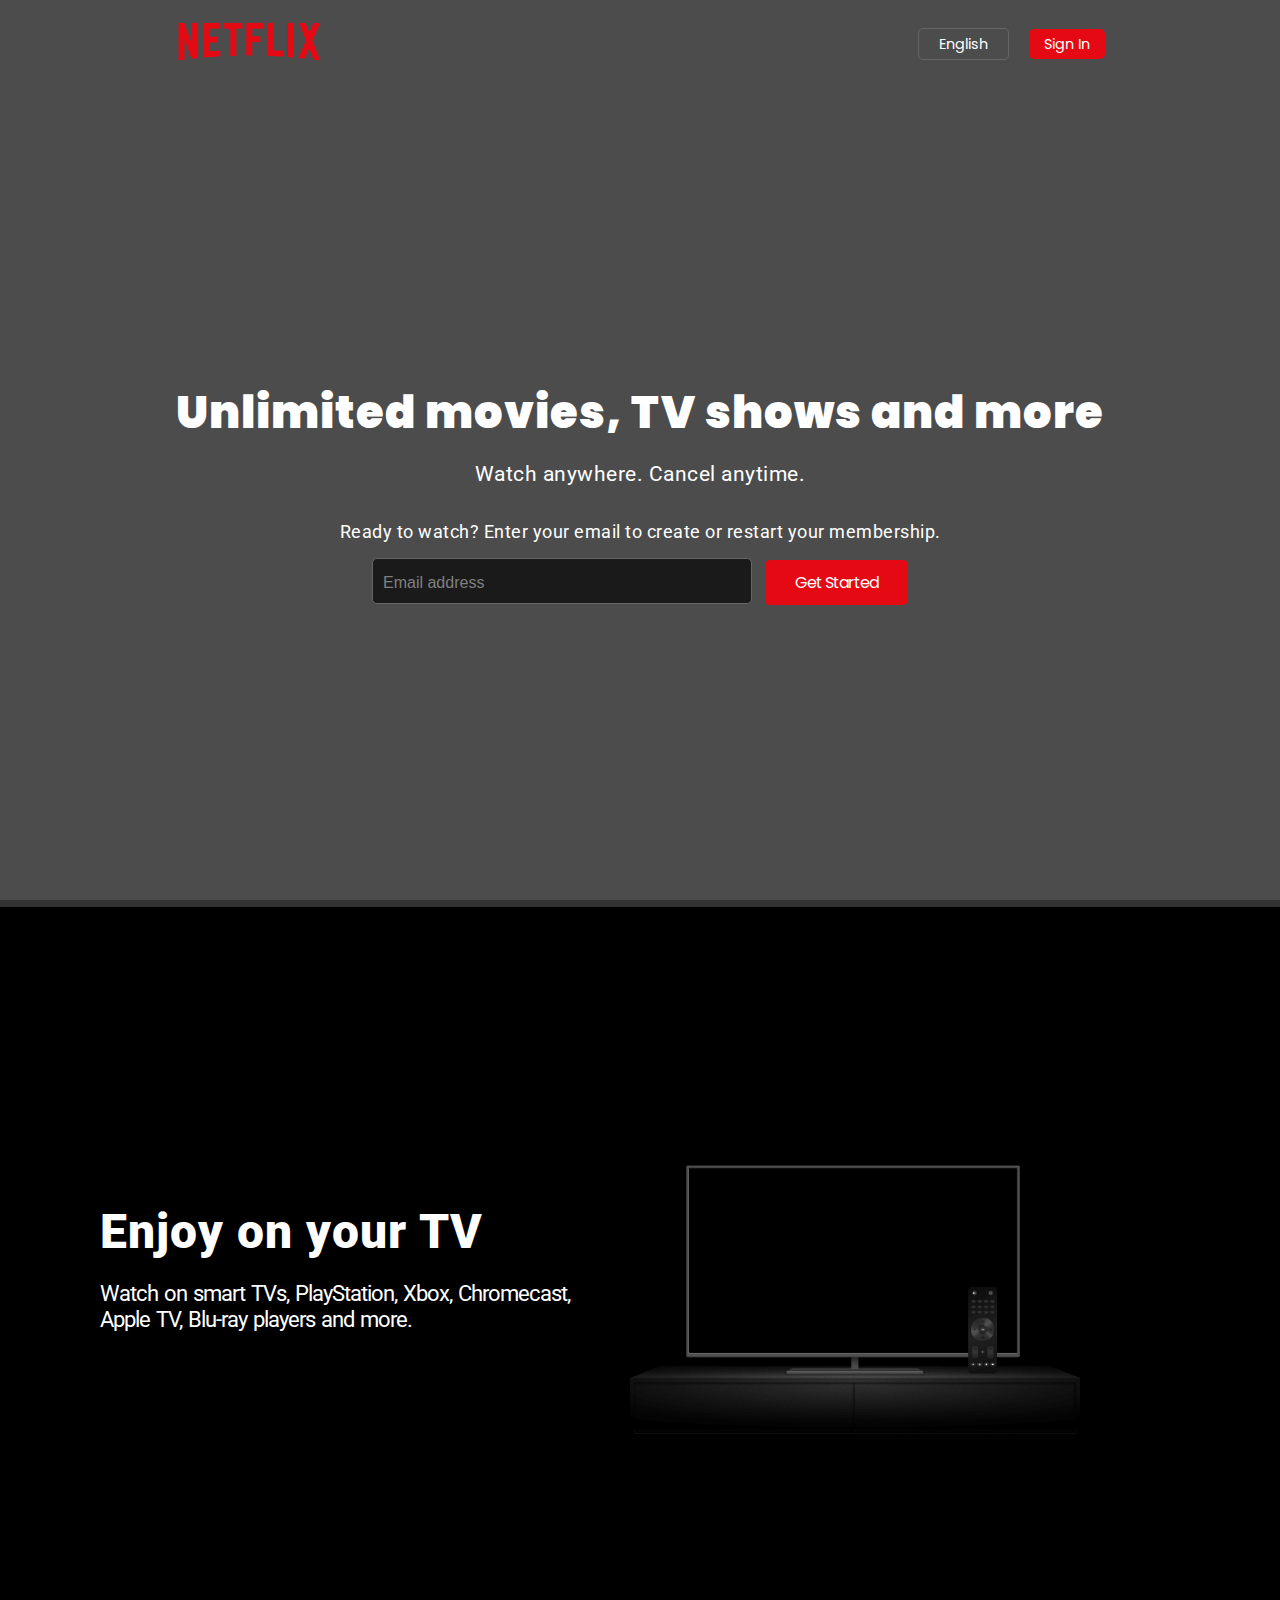
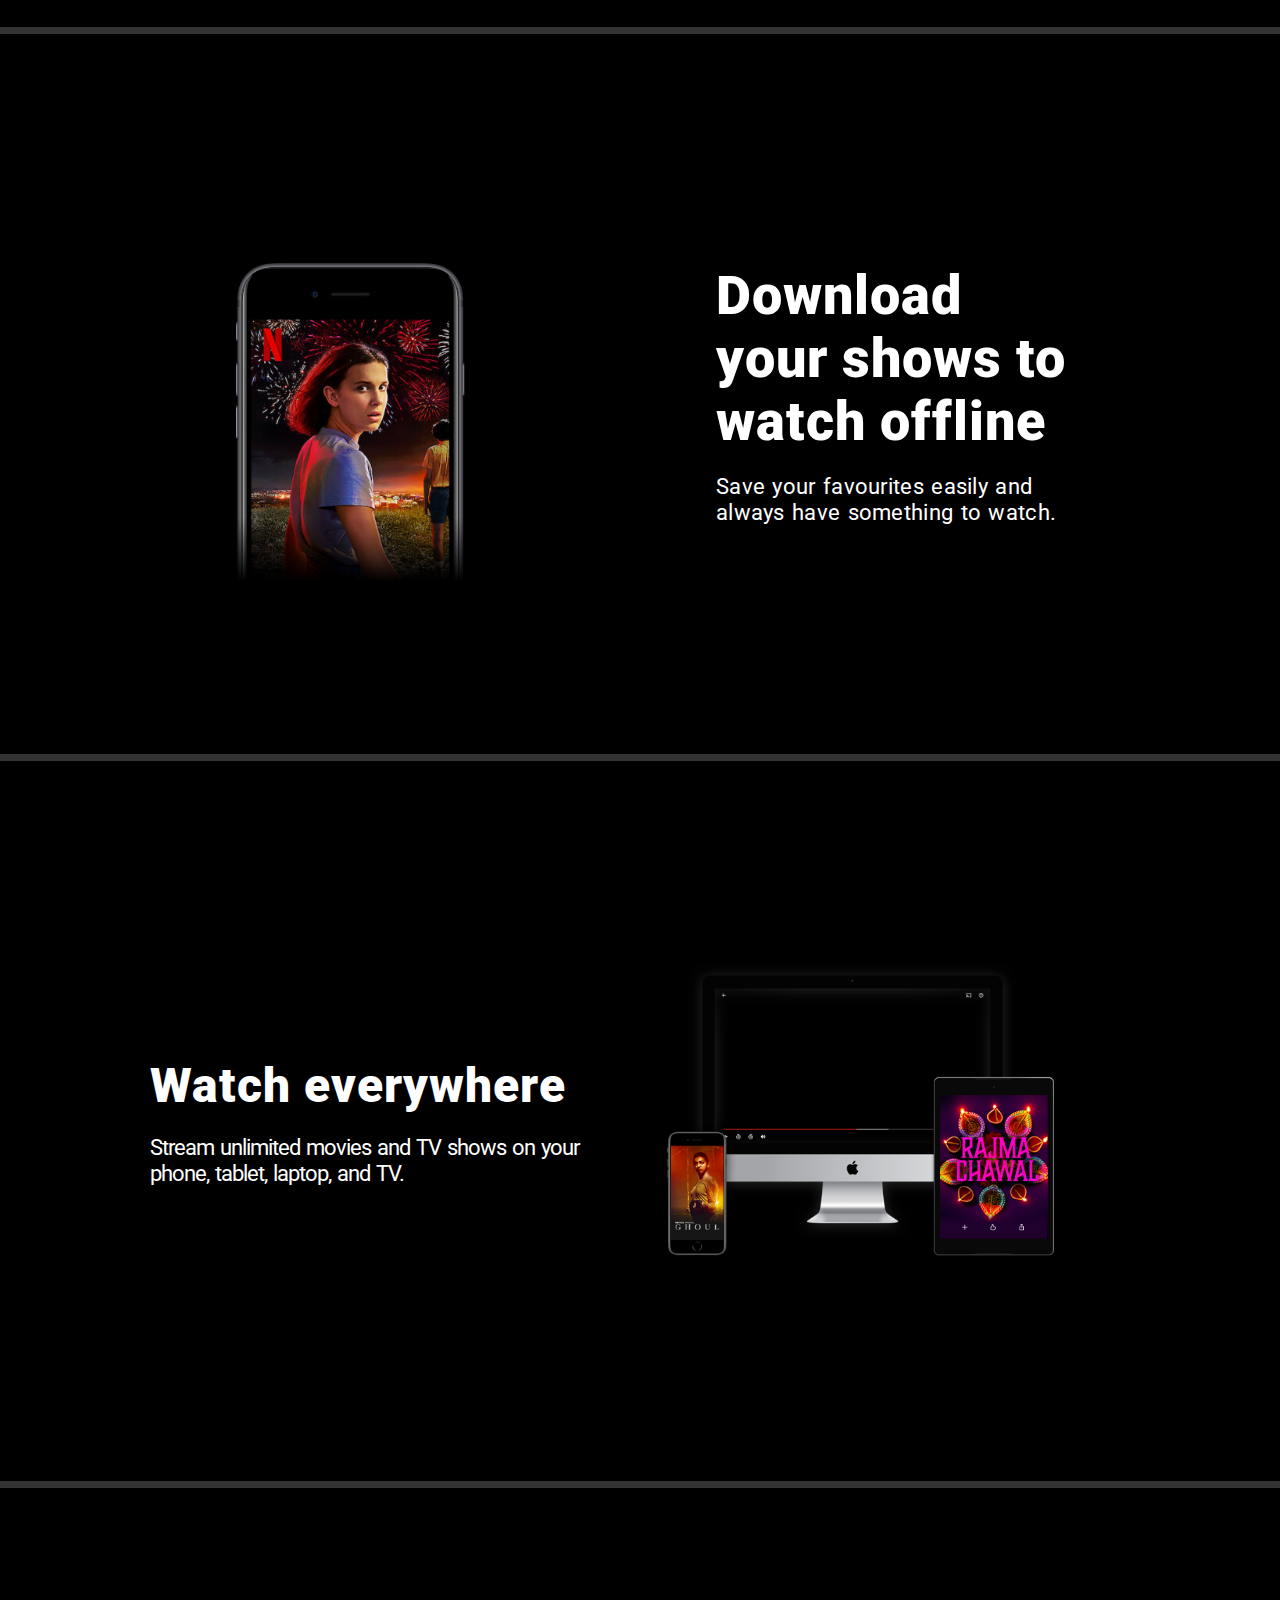
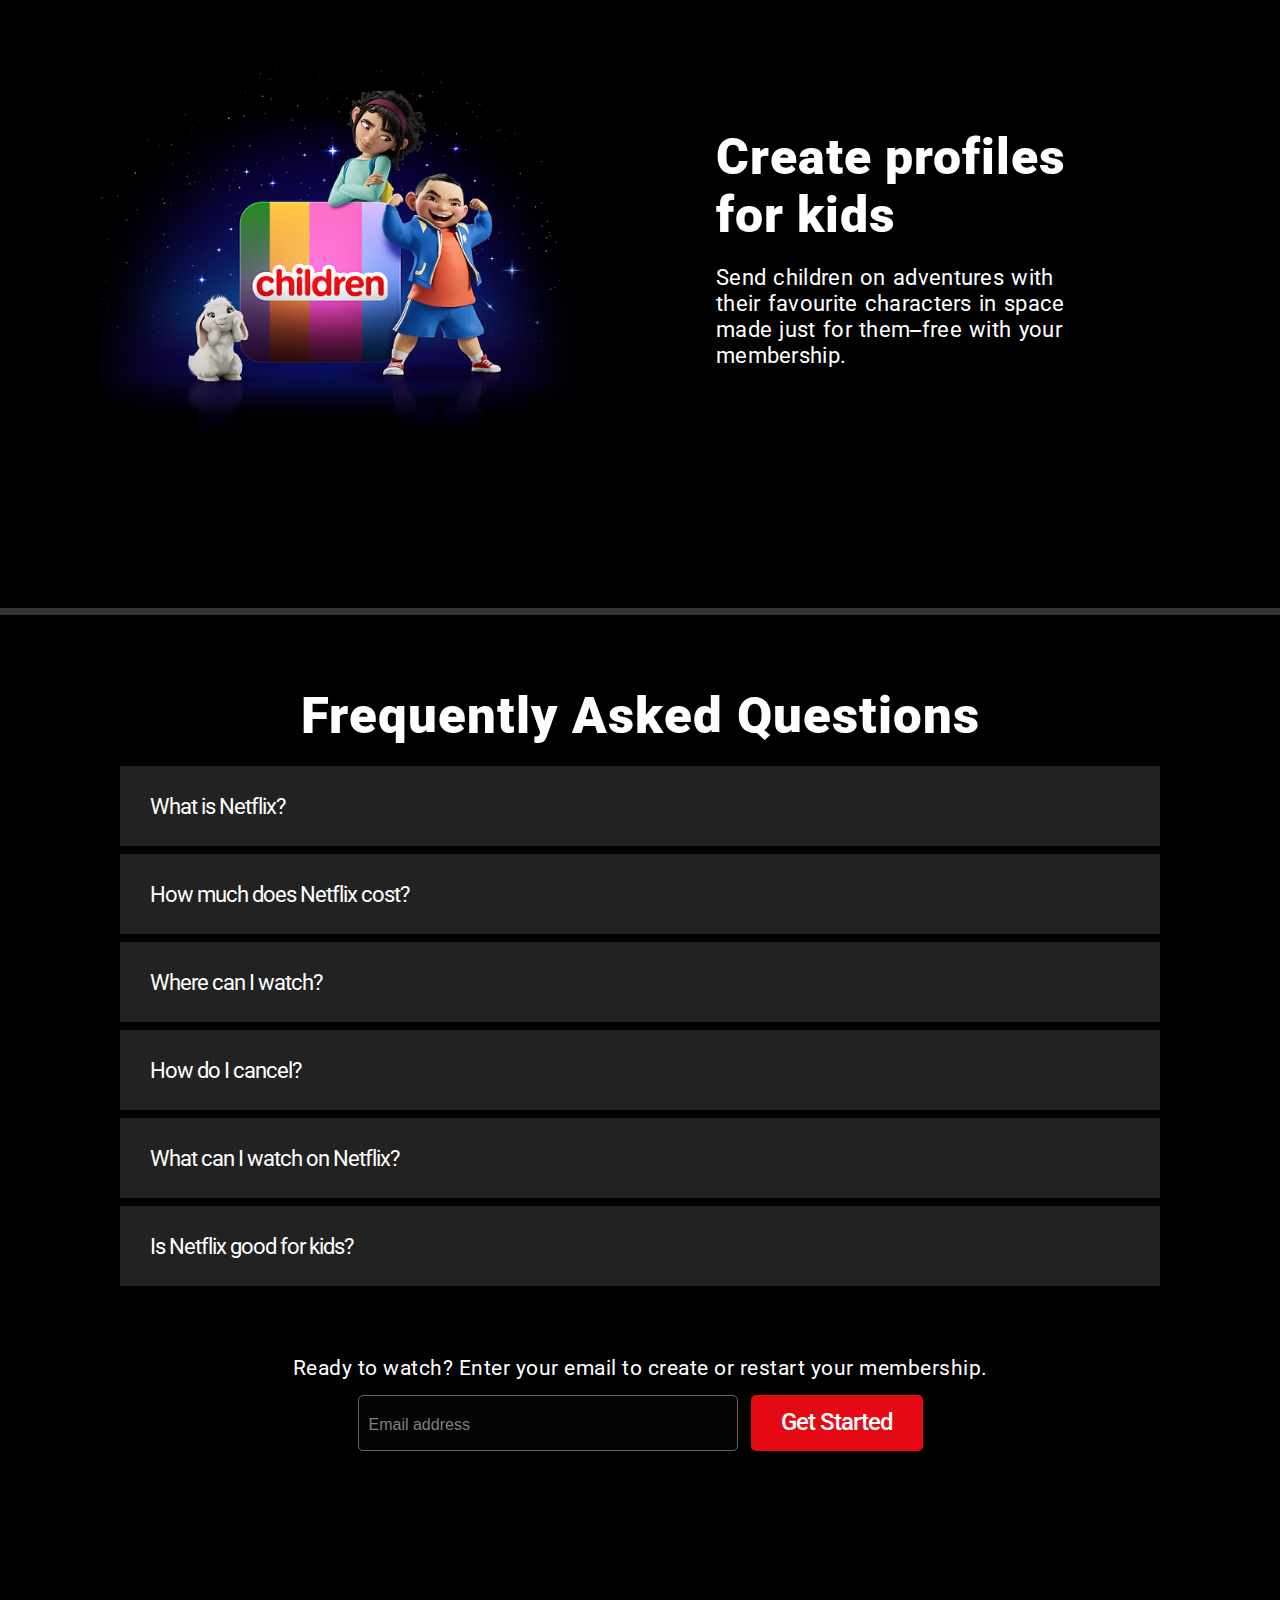
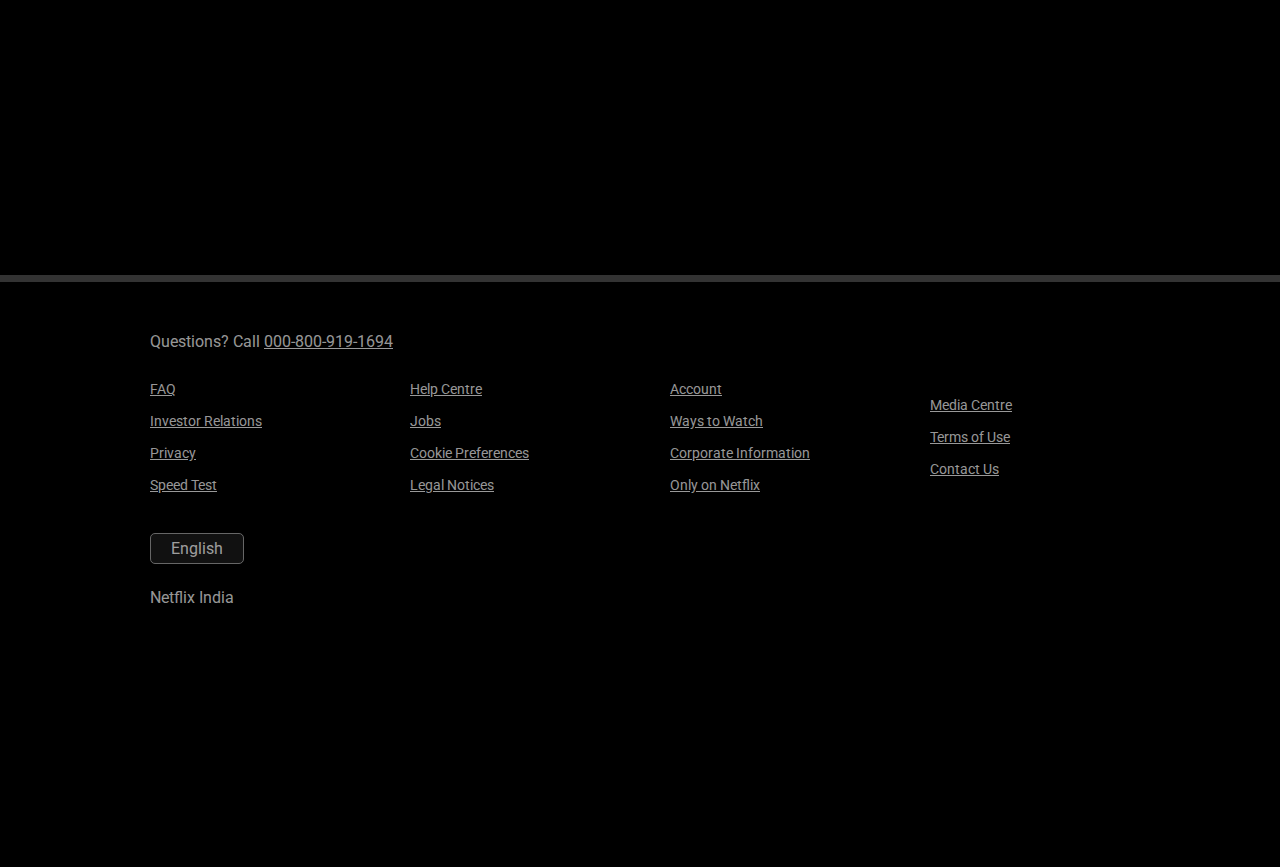
<file: index.html>
<!DOCTYPE html>
<html lang="en">
  <head>
    <meta charset="UTF-8" />
    <meta name="viewport" content="width=device-width, initial-scale=1.0" />
    <title>Netflix Homepage Clone</title>
    <link rel="stylesheet" href="style.css" />
    <link
      rel="stylesheet"
      href="https://cdnjs.cloudflare.com/ajax/libs/font-awesome/6.5.1/css/all.min.css"
      integrity="sha512-DTOQO9RWCH3ppGqcWaEA1BIZOC6xxalwEsw9c2QQeAIftl+Vegovlnee1c9QX4TctnWMn13TZye+giMm8e2LwA=="
      crossorigin="anonymous"
      referrerpolicy="no-referrer"
    />
  </head>
  <body>
    <header>
      <nav>
        <img
          class="logo"
          src="/images/netflix-logo-png-2562.png"
          alt="Netflix logo"
        />
        <ul>
          <li>
            <a class="language" href="#"
              >English <i class="fa-solid fa-caret-down"></i
            ></a>
          </li>
          <li><a class="sign-in" href="#">Sign In</a></li>
        </ul>
      </nav>
      <article>
        <h2>Unlimited movies, TV shows and more</h2>
        <p class="slogan first">Watch anywhere. Cancel anytime.</p>
        <p class="slogan second">
          Ready to watch? Enter your email to create or restart your membership.
        </p>
        <form action="#">
          <input
            class="input"
            id="email"
            name="email"
            type="email"
            placeholder="Email address"
            required
          />
          <label class="label" for="email"
            >Get Started <i class="fa-solid fa-angle-right"></i
          ></label>
        </form>
      </article>
    </header>
    <div class="horizontal-line"></div>
    <main>
      <article class="content one">
        <section class="details">
          <h2>Enjoy on your TV</h2>
          <p>
            Watch on smart TVs, PlayStation, Xbox, Chromecast, Apple TV, Blu-ray
            players and more.
          </p>
        </section>
        <img
          class="first-img"
          src="/images/tv.png"
          alt="Tv image"
          width="640"
          height="480"
        />
      </article>
      <div class="horizontal-line"></div>
      <article class="content two">
        <img
          class="second-img"
          src="images/mobile-0819.jpg"
          alt="Tv image"
          width="640"
          height="480"
        />
        <section class="details">
          <h2>Download your shows to watch offline</h2>
          <p>Save your favourites easily and always have something to watch.</p>
        </section>
      </article>
      <div class="horizontal-line"></div>
      <article class="content three">
        <section class="details">
          <h2>Watch everywhere</h2>
          <p>
            Stream unlimited movies and TV shows on your phone, tablet, laptop,
            and TV.
          </p>
        </section>
        <img
          class="first-img"
          src="images/device-pile-in.png"
          alt="Tv image"
          width="640"
          height="480"
        />
      </article>
      <div class="horizontal-line"></div>
      <article class="content four">
        <img
          class="second-img"
          src="images/AAAABVr8nYuAg0xDpXDv0VI9HUoH7r2aGp4TKRCsKNQrMwxzTtr-NlwOHeS8bCI2oeZddmu3nMYr3j9MjYhHyjBASb1FaOGYZNYvPBCL.png"
          alt="Tv image"
          width="640"
          height="480"
        />
        <section class="details">
          <h2>Create profiles for kids</h2>
          <p>
            Send children on adventures with their favourite characters in space
            made just for them&#x23AF;free with your membership.
          </p>
        </section>
      </article>
      <div class="horizontal-line"></div>
      <article class="faq">
        <section>
          <h2>Frequently Asked Questions</h2>
          <ul>
            <li>
              <a href="">What is Netflix?</a>
              <i class="fa-solid fa-plus"></i>
            </li>
            <li>
              <a href="">How much does Netflix cost?</a>
              <i class="fa-solid fa-plus"></i>
            </li>
            <li>
              <a href="">Where can I watch?</a>
              <i class="fa-solid fa-plus"></i>
            </li>
            <li>
              <a href="">How do I cancel?</a>
              <i class="fa-solid fa-plus"></i>
            </li>
            <li>
              <a href="">What can I watch on Netflix?</a>
              <i class="fa-solid fa-plus"></i>
            </li>
            <li>
              <a href="">Is Netflix good for kids?</a>
              <i class="fa-solid fa-plus"></i>
            </li>
          </ul>
          <small class="create-email"
            >Ready to watch? Enter your email to create or restart your
            membership.</small
          >
          <form action="#">
            <input
              class="input bottom"
              id="email"
              name="email"
              type="email"
              placeholder="Email address"
              required
            />
            <label class="label bottom-label" for="email"
              >Get Started <i class="fa-solid fa-angle-right"></i
            ></label>
          </form>
        </section>
      </article>
      <div class="horizontal-line"></div>
      <footer>
        <div class="footer-content">
          <p>Questions? Call <a href="#">000-800-919-1694</a></p>
          <nav class="nav-links">
            <section>
              <a href="">FAQ</a>
              <a href="">Investor Relations</a>
              <a href="">Privacy</a>
              <a href="">Speed Test</a>
            </section>
            <section>
              <a href="">Help Centre</a>
              <a href="">Jobs</a>
              <a href="">Cookie Preferences</a>
              <a href="">Legal Notices</a>
            </section>
            <section>
              <a href="">Account</a>
              <a href="">Ways to Watch</a>
              <a href="">Corporate Information</a>
              <a href="">Only on Netflix</a>
            </section>
            <section>
              <a href="">Media Centre</a>
              <a href="">Terms of Use</a>
              <a href="">Contact Us</a>
            </section>
          </nav>
          <a class="language footer-lang" href="#"
            >English <i class="fa-solid fa-caret-down"></i
          ></a>
          <h3 class="copyright">Netflix India</h3>
        </div>
      </footer>
    </main>
  </body>
</html>
</file>
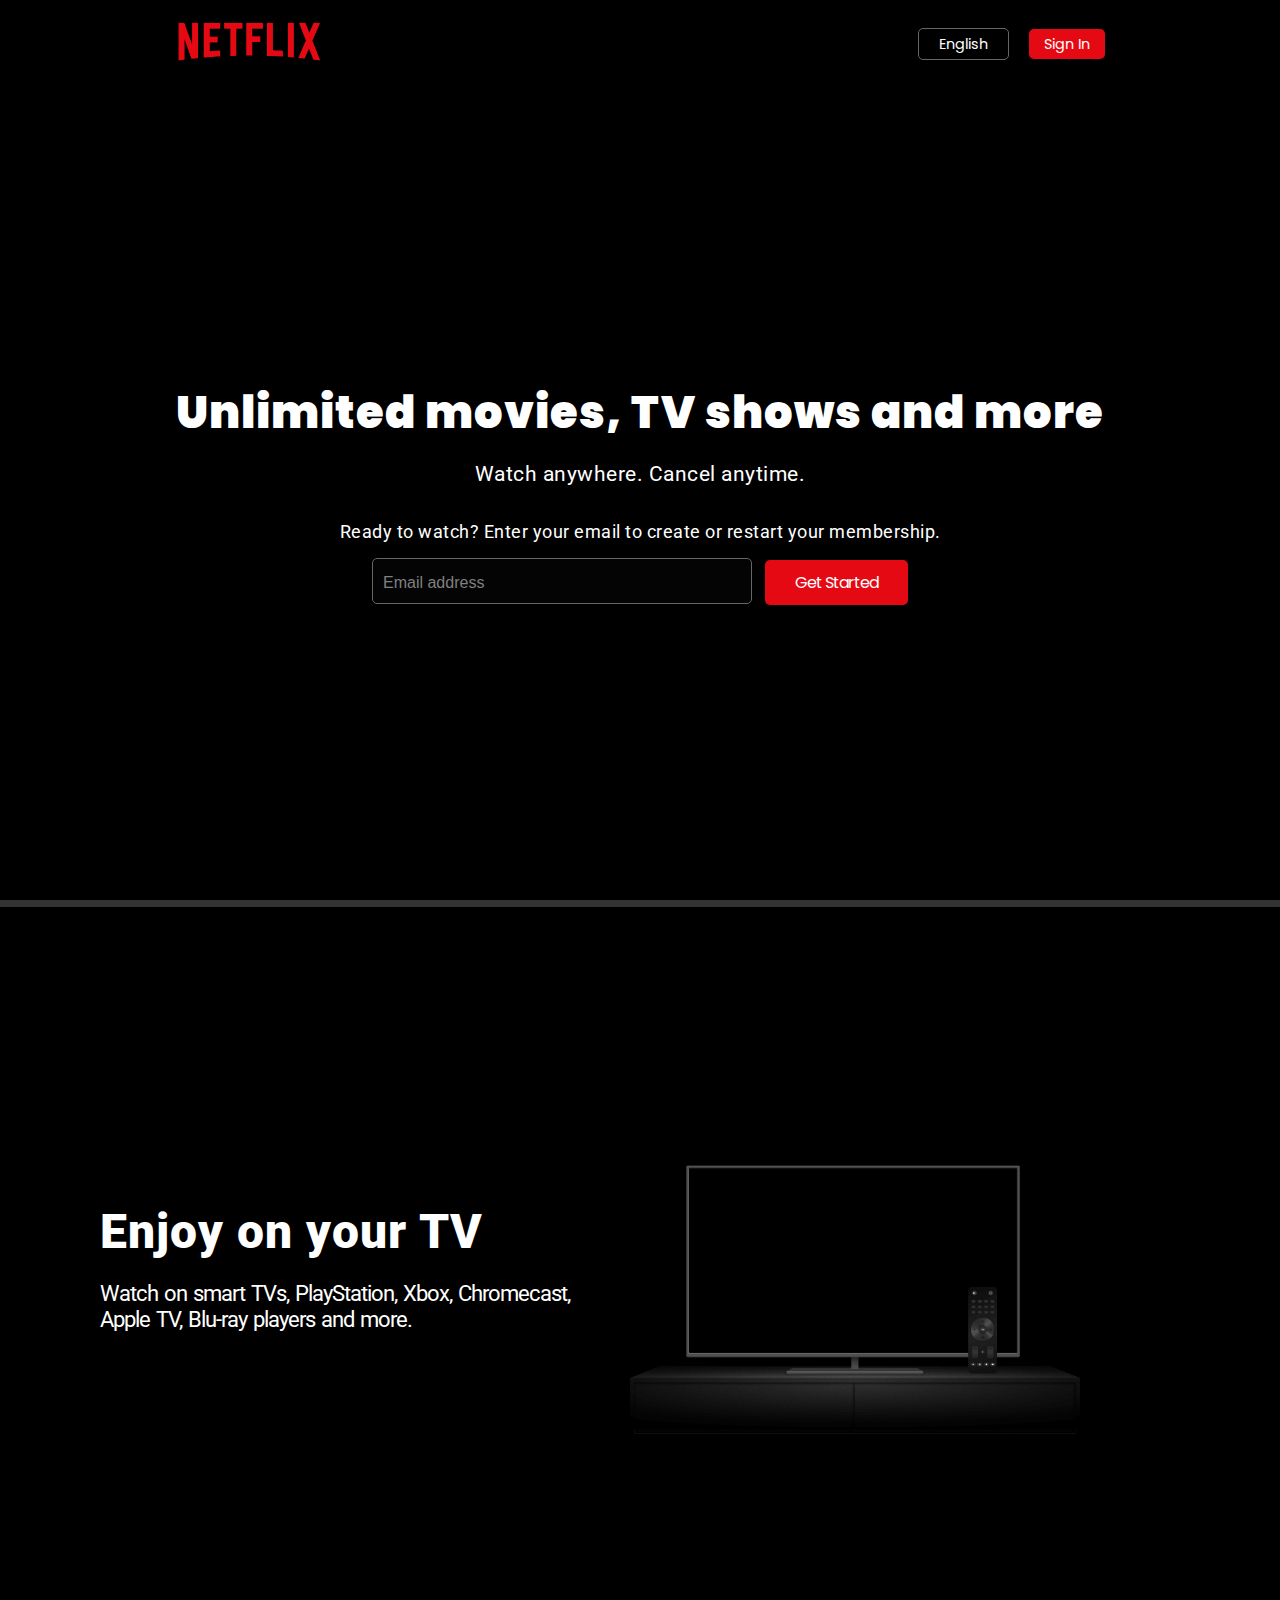
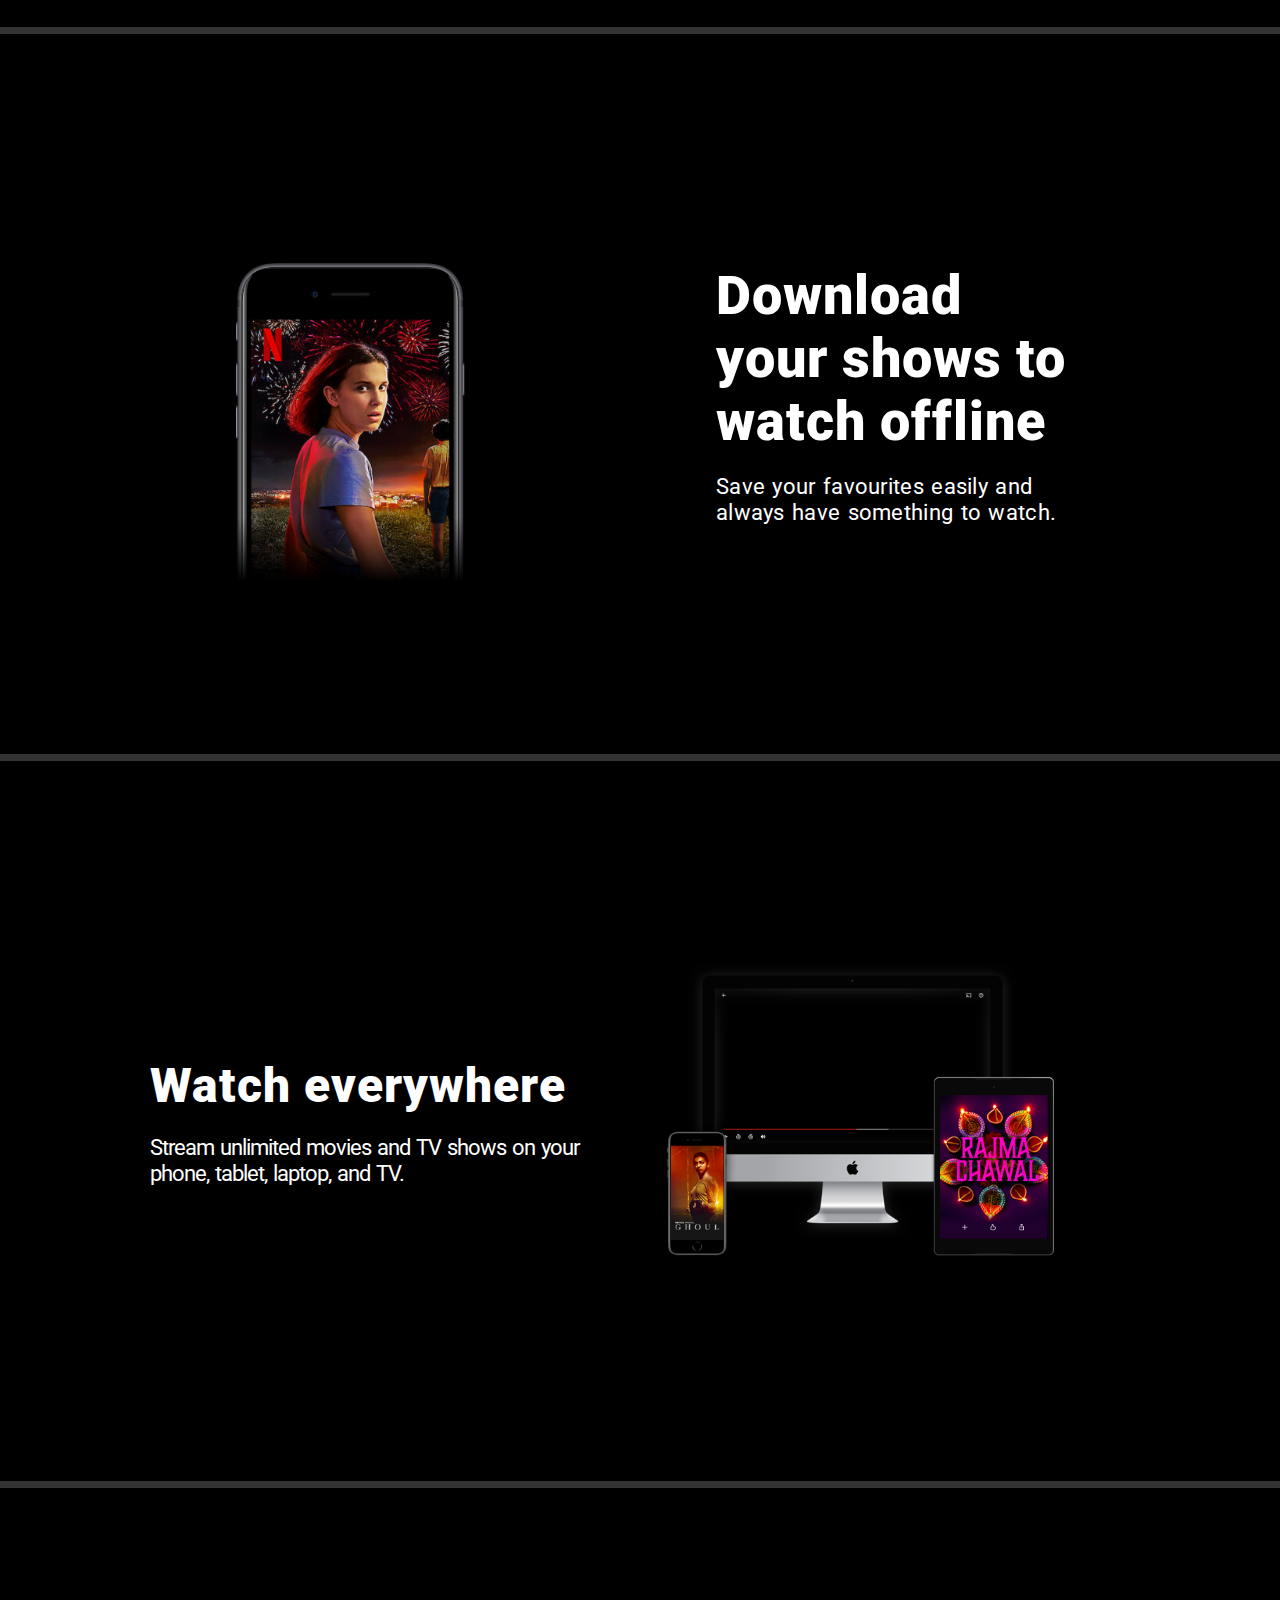
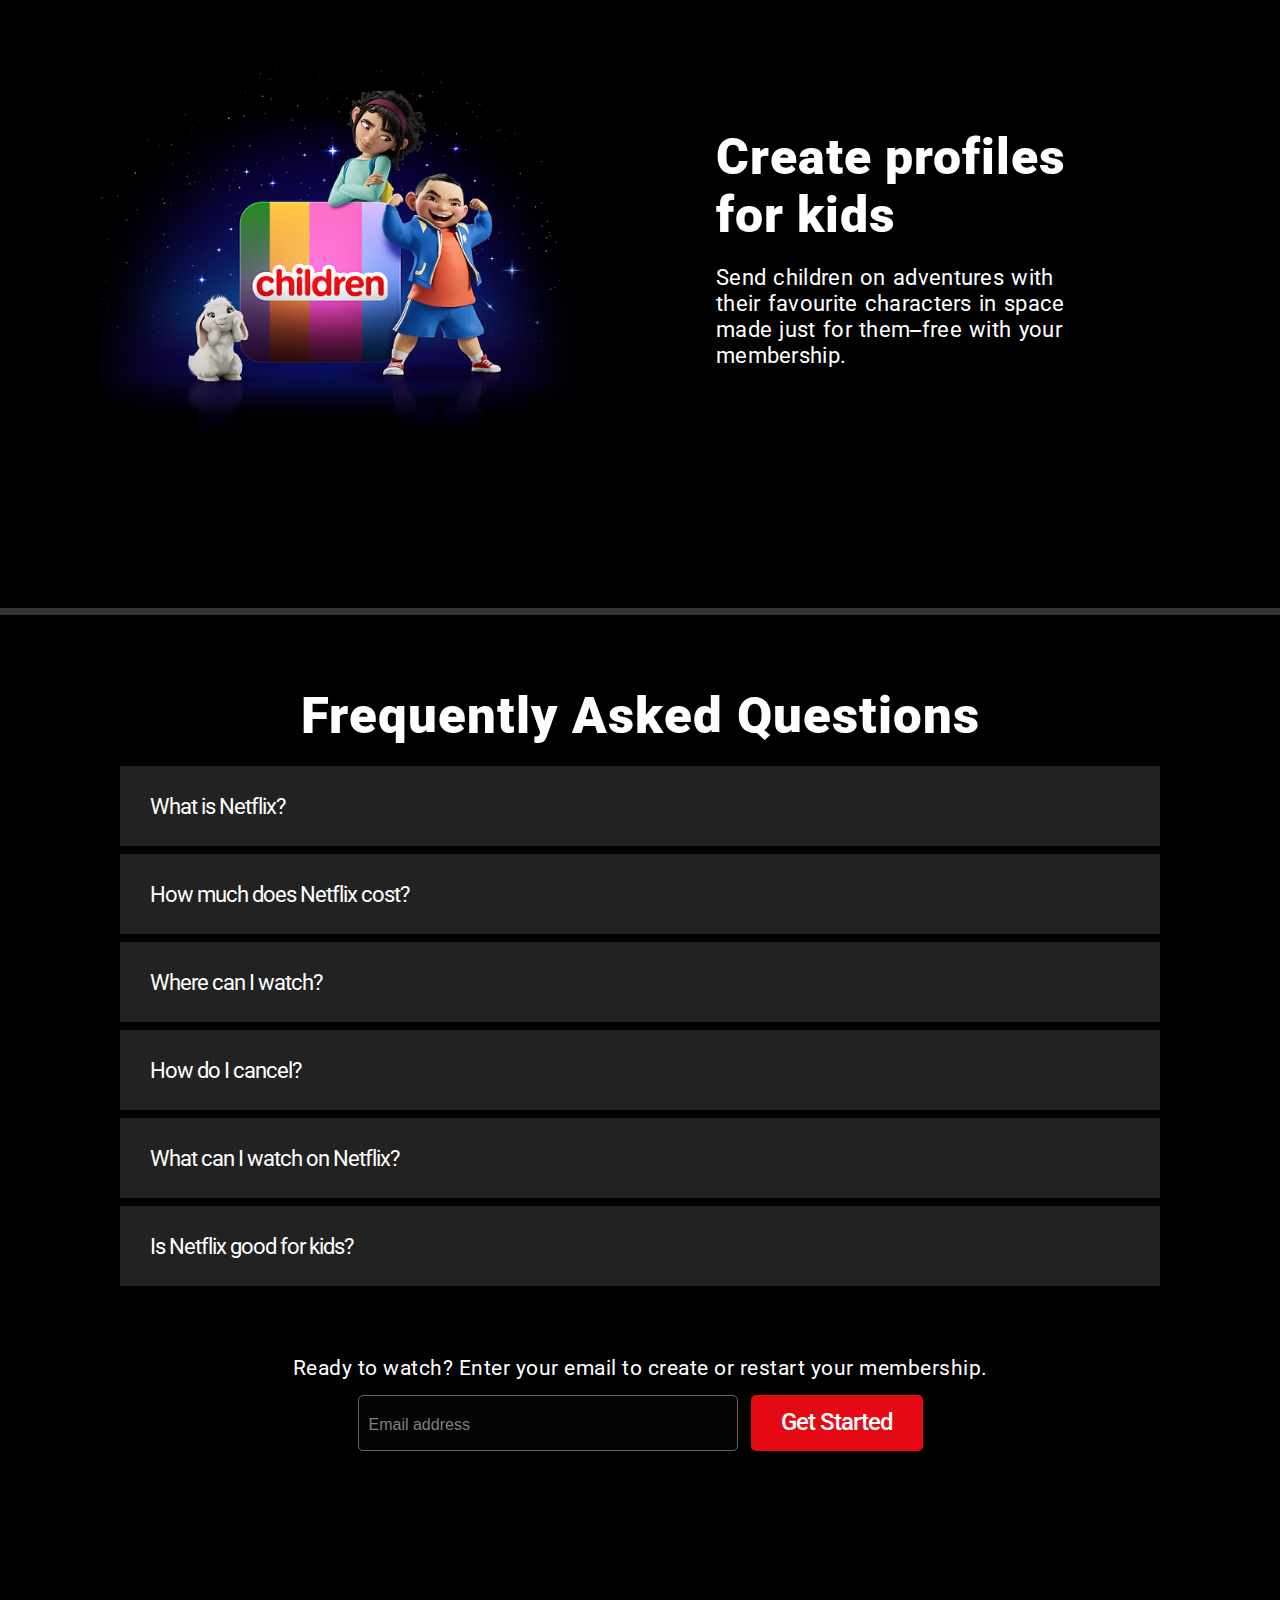
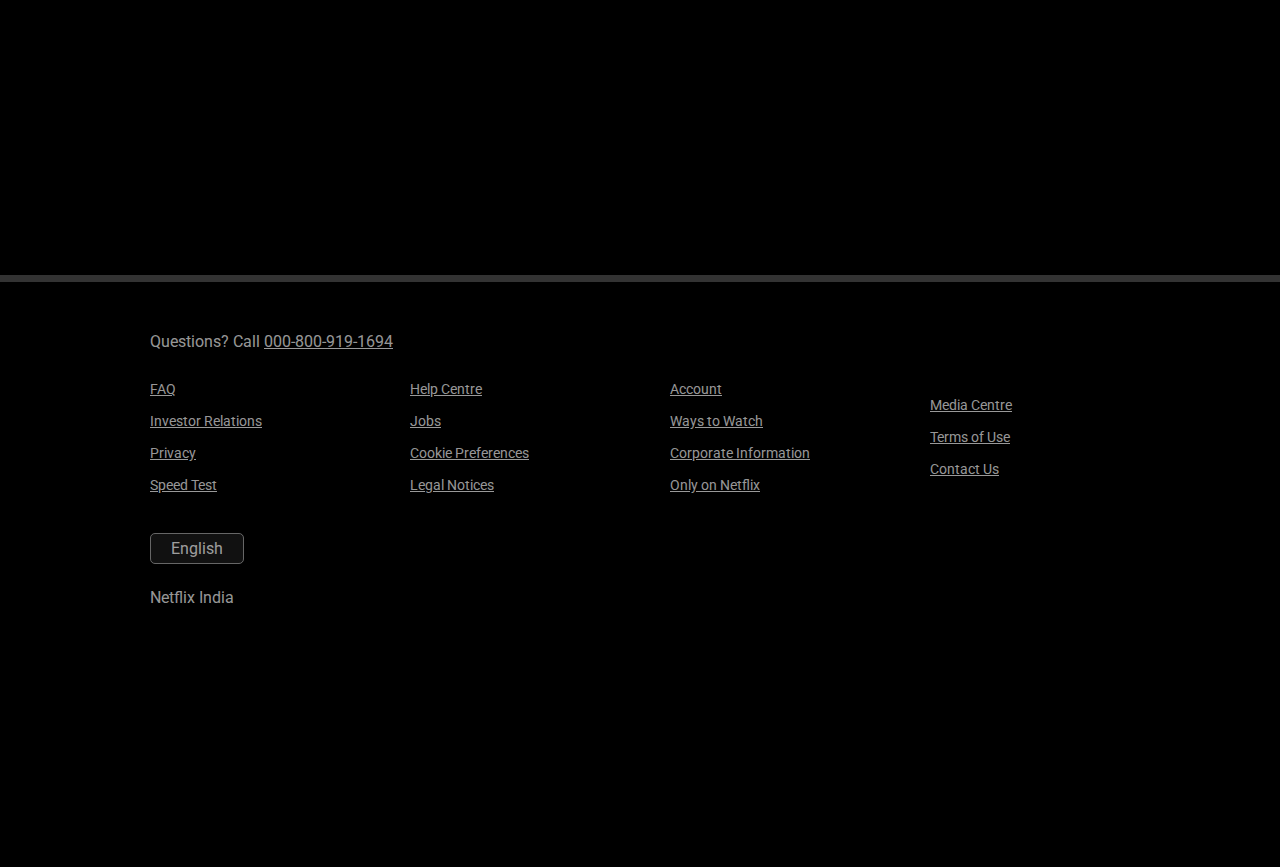
<file: Home-Page/index.html>
<!DOCTYPE html>
<html lang="en">
  <head>
    <meta charset="UTF-8" />
    <meta name="viewport" content="width=device-width, initial-scale=1.0" />
    <title>Netflix Homepage Clone</title>
    <link rel="stylesheet" href="style.css" />
    <link
      rel="stylesheet"
      href="https://cdnjs.cloudflare.com/ajax/libs/font-awesome/6.5.1/css/all.min.css"
      integrity="sha512-DTOQO9RWCH3ppGqcWaEA1BIZOC6xxalwEsw9c2QQeAIftl+Vegovlnee1c9QX4TctnWMn13TZye+giMm8e2LwA=="
      crossorigin="anonymous"
      referrerpolicy="no-referrer"
    />
  </head>
  <body>
    <header>
      <nav>
        <img
          class="logo"
          src="images/netflix-logo-png-2562.png"
          alt="Netflix logo"
        />
        <ul>
          <li>
            <a class="language" href="#"
              >English <i class="fa-solid fa-caret-down"></i
            ></a>
          </li>
          <li>
            <a class="sign-in" href="../Login-form/login.html">Sign In</a>
          </li>
        </ul>
      </nav>
      <article>
        <h2>Unlimited movies, TV shows and more</h2>
        <p class="slogan first">Watch anywhere. Cancel anytime.</p>
        <p class="slogan second">
          Ready to watch? Enter your email to create or restart your membership.
        </p>
        <form action="#">
          <input
            class="input"
            id="email"
            name="email"
            type="email"
            placeholder="Email address"
            required
          />
          <label class="label" for="email"
            >Get Started <i class="fa-solid fa-angle-right"></i
          ></label>
        </form>
      </article>
    </header>
    <div class="horizontal-line"></div>
    <main>
      <article class="content one">
        <section class="details">
          <h2>Enjoy on your TV</h2>
          <p>
            Watch on smart TVs, PlayStation, Xbox, Chromecast, Apple TV, Blu-ray
            players and more.
          </p>
        </section>
        <img
          class="first-img"
          src="images/tv.png"
          alt="Tv image"
          width="640"
          height="480"
        />
      </article>
      <div class="horizontal-line"></div>
      <article class="content two">
        <img
          class="second-img"
          src="images/mobile-0819.jpg"
          alt="Tv image"
          width="640"
          height="480"
        />
        <section class="details">
          <h2>Download your shows to watch offline</h2>
          <p>Save your favourites easily and always have something to watch.</p>
        </section>
      </article>
      <div class="horizontal-line"></div>
      <article class="content three">
        <section class="details">
          <h2>Watch everywhere</h2>
          <p>
            Stream unlimited movies and TV shows on your phone, tablet, laptop,
            and TV.
          </p>
        </section>
        <img
          class="first-img"
          src="images/device-pile-in.png"
          alt="Tv image"
          width="640"
          height="480"
        />
      </article>
      <div class="horizontal-line"></div>
      <article class="content four">
        <img
          class="second-img"
          src="images/AAAABVr8nYuAg0xDpXDv0VI9HUoH7r2aGp4TKRCsKNQrMwxzTtr-NlwOHeS8bCI2oeZddmu3nMYr3j9MjYhHyjBASb1FaOGYZNYvPBCL.png"
          alt="Tv image"
          width="640"
          height="480"
        />
        <section class="details">
          <h2>Create profiles for kids</h2>
          <p>
            Send children on adventures with their favourite characters in space
            made just for them&#x23AF;free with your membership.
          </p>
        </section>
      </article>
      <div class="horizontal-line"></div>
      <article class="faq">
        <section id="faq-section">
          <h2>Frequently Asked Questions</h2>
          <ul>
            <li>
              <a href="">What is Netflix?</a>
              <i class="fa-solid fa-plus"></i>
            </li>
            <li>
              <a href="">How much does Netflix cost?</a>
              <i class="fa-solid fa-plus"></i>
            </li>
            <li>
              <a href="">Where can I watch?</a>
              <i class="fa-solid fa-plus"></i>
            </li>
            <li>
              <a href="">How do I cancel?</a>
              <i class="fa-solid fa-plus"></i>
            </li>
            <li>
              <a href="">What can I watch on Netflix?</a>
              <i class="fa-solid fa-plus"></i>
            </li>
            <li>
              <a href="">Is Netflix good for kids?</a>
              <i class="fa-solid fa-plus"></i>
            </li>
          </ul>
          <small class="create-email"
            >Ready to watch? Enter your email to create or restart your
            membership.</small
          >
          <form action="#">
            <input
              class="input bottom"
              id="email"
              name="email"
              type="email"
              placeholder="Email address"
              required
            />
            <label class="label bottom-label" for="email"
              >Get Started <i class="fa-solid fa-angle-right"></i
            ></label>
          </form>
        </section>
      </article>
      <div class="horizontal-line"></div>
      <footer>
        <div class="footer-content">
          <p>Questions? Call <a href="#">000-800-919-1694</a></p>
          <nav class="nav-links">
            <section>
              <a href="../Help-center/helpCenter.html">FAQ</a>
              <a href="">Investor Relations</a>
              <a href="">Privacy</a>
              <a href="">Speed Test</a>
            </section>
            <section>
              <a href="">Help Centre</a>
              <a href="">Jobs</a>
              <a href="">Cookie Preferences</a>
              <a href="">Legal Notices</a>
            </section>
            <section>
              <a href="">Account</a>
              <a href="">Ways to Watch</a>
              <a href="">Corporate Information</a>
              <a href="">Only on Netflix</a>
            </section>
            <section>
              <a href="">Media Centre</a>
              <a href="">Terms of Use</a>
              <a href="">Contact Us</a>
            </section>
          </nav>
          <a class="language footer-lang" href="#"
            >English <i class="fa-solid fa-caret-down"></i
          ></a>
          <h3 class="copyright">Netflix India</h3>
        </div>
      </footer>
    </main>
  </body>
</html>
</file>
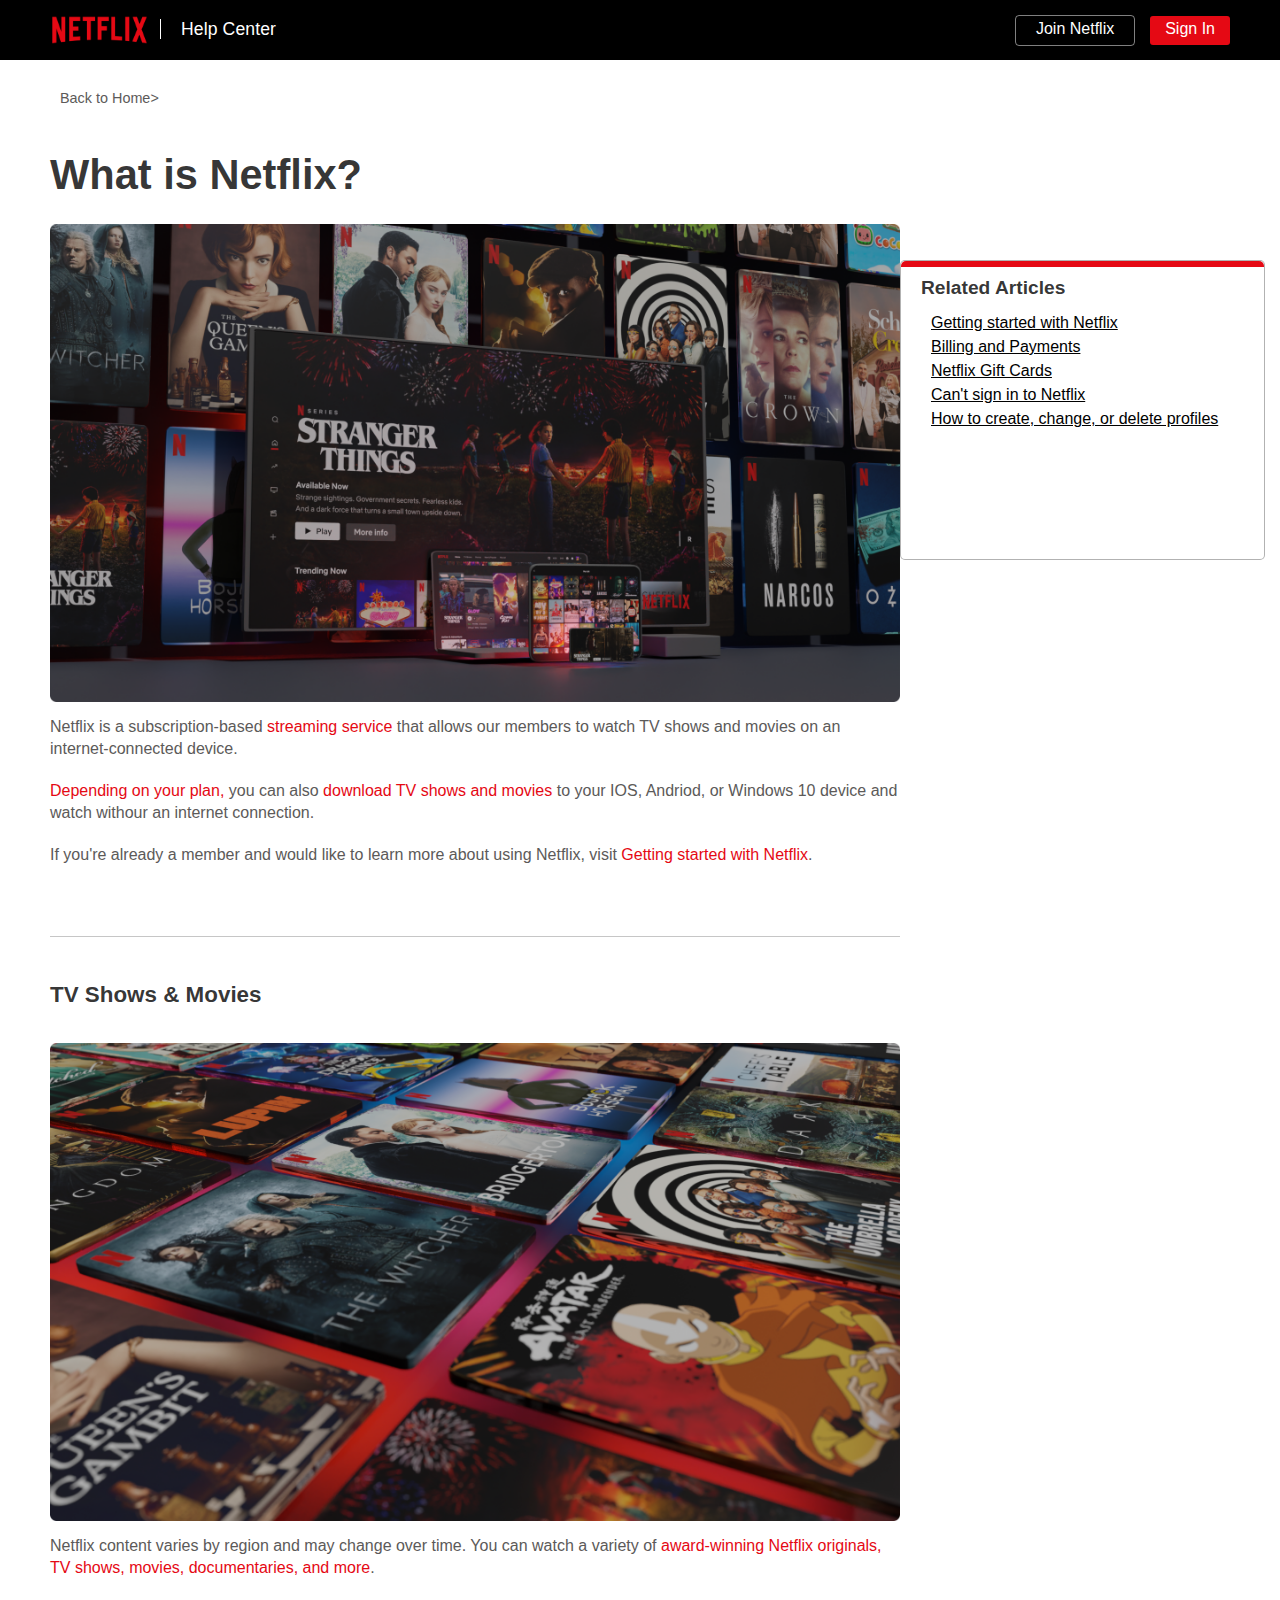
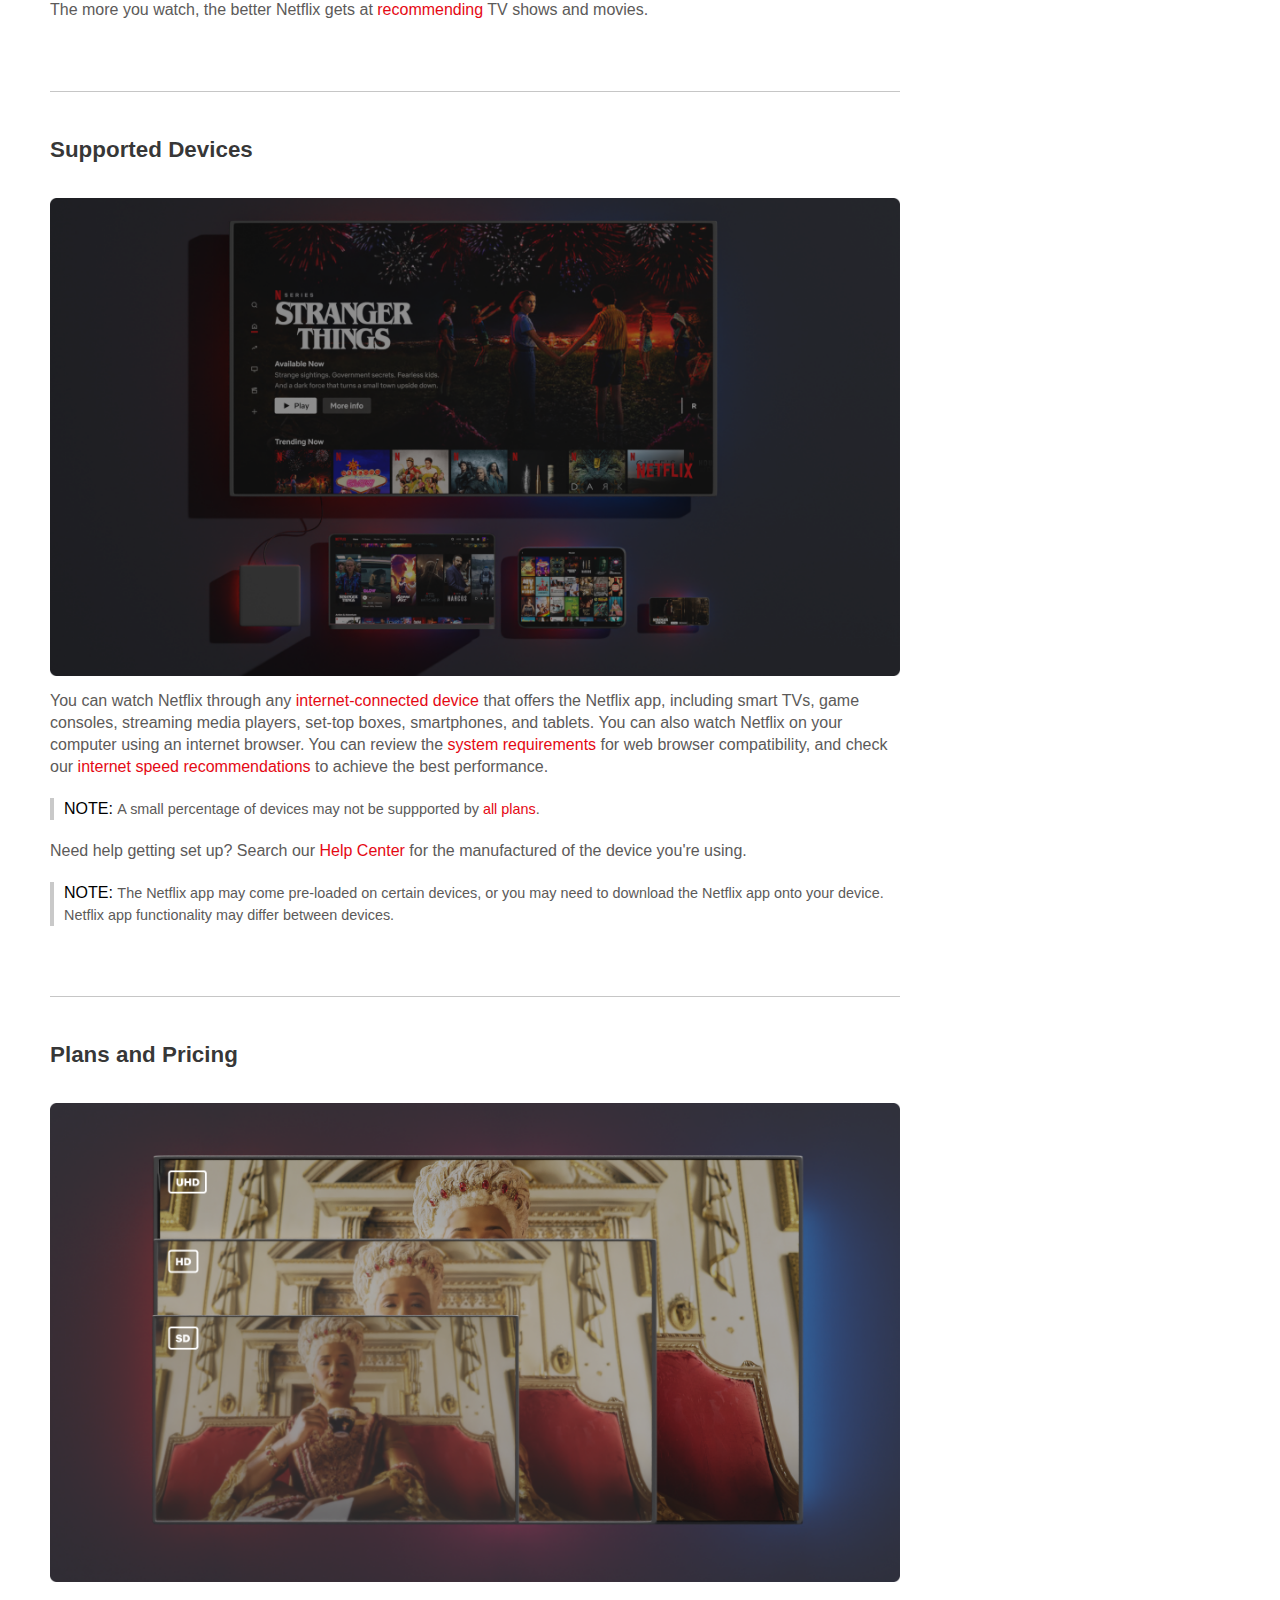
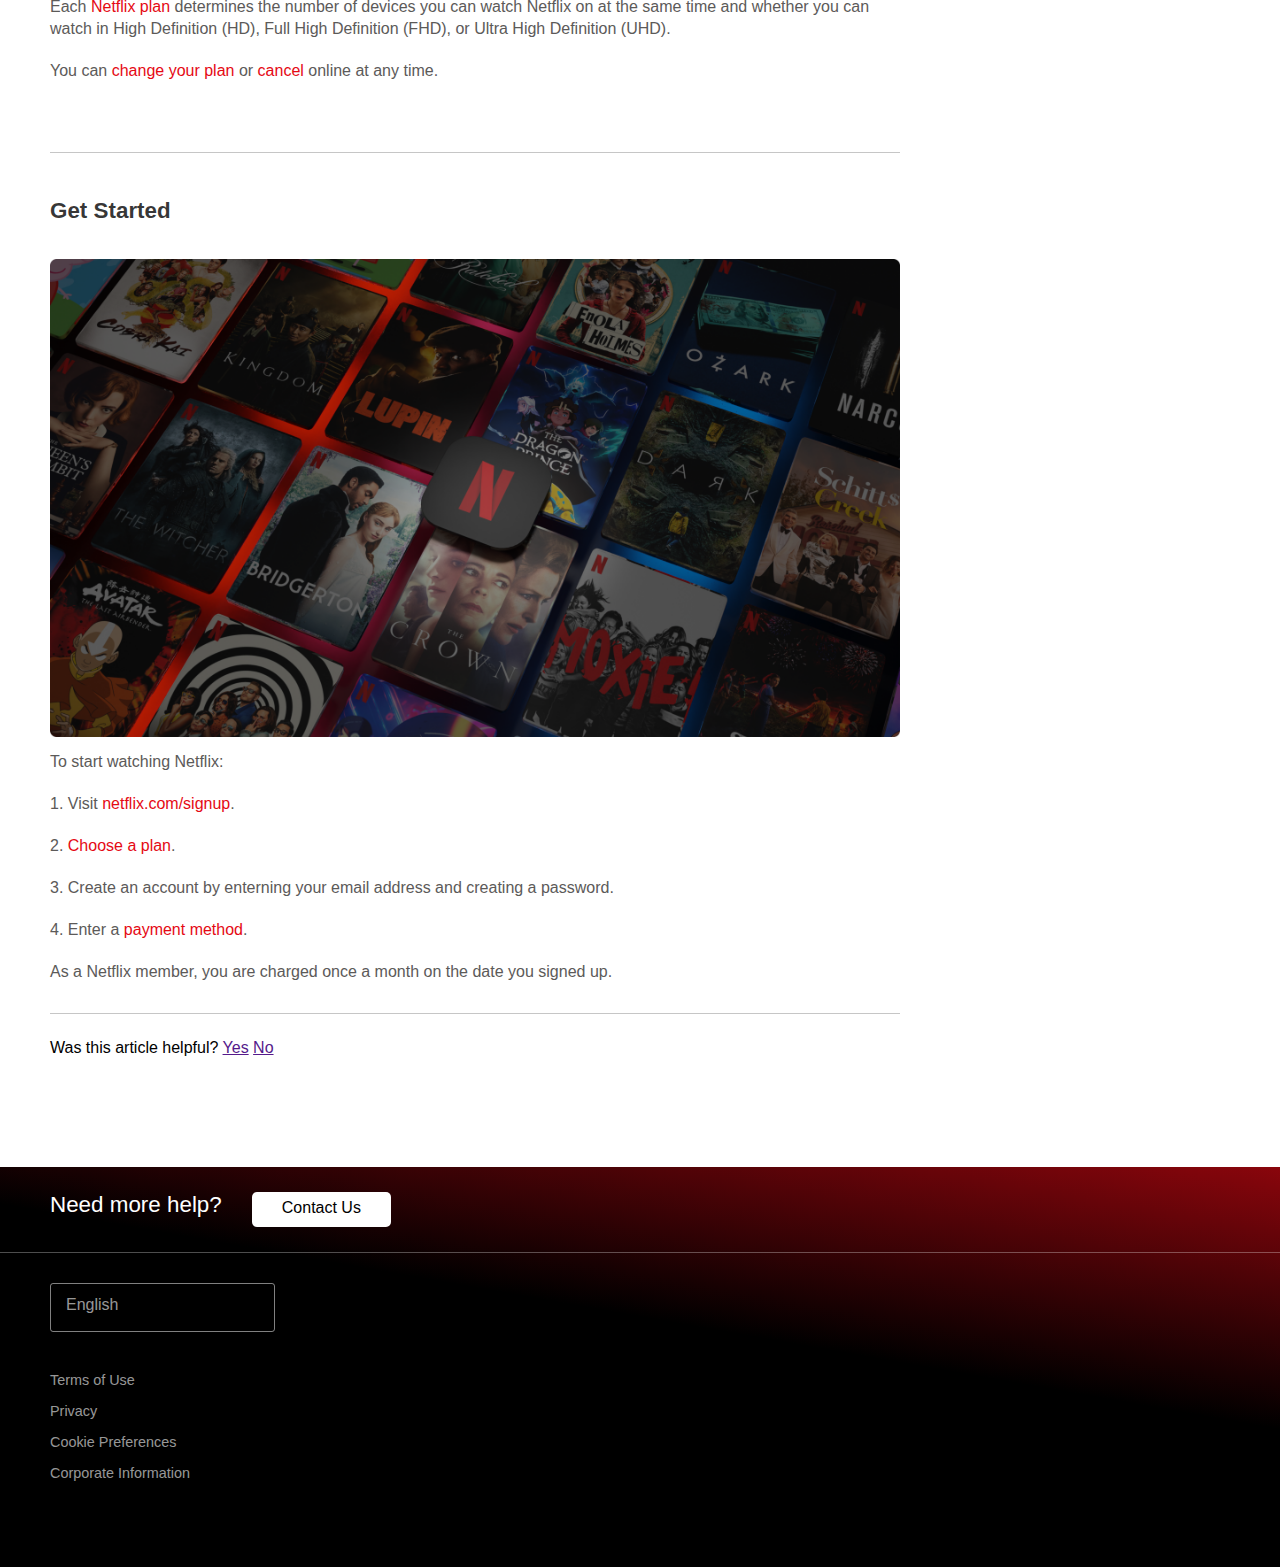
<file: Help-center/helpCenter.html>
<!DOCTYPE html>
<html lang="en">
  <head>
    <meta charset="UTF-8" />
    <meta name="viewport" content="width=device-width, initial-scale=1.0" />
    <title>What is Netflix?</title>
    <link rel="stylesheet" href="helpCenter.css" />
    <link
      rel="shortcut icon"
      href="images/netflix-logo-png-2616.png"
      type="image/netflix-icon"
    />
    <link
      rel="stylesheet"
      href="https://cdnjs.cloudflare.com/ajax/libs/font-awesome/6.5.1/css/all.min.css"
      integrity="sha512-DTOQO9RWCH3ppGqcWaEA1BIZOC6xxalwEsw9c2QQeAIftl+Vegovlnee1c9QX4TctnWMn13TZye+giMm8e2LwA=="
      crossorigin="anonymous"
      referrerpolicy="no-referrer"
    />
  </head>
  <body>
    <header>
      <nav>
        <ul>
          <li>
            <a
              ><img
                class="logo"
                src="images/netflix-logo-png-2562.png"
                alt=""
                width="150"
                height="40px"
            /></a>
          </li>
          <li><a href="#" class="help-link">Help Center</a></li>
        </ul>
        <ul>
          <li><a href="#" class="join-btn">Join Netflix</a></li>
          <li><a href="#" class="signin-btn">Sign In</a></li>
        </ul>
      </nav>
    </header>
    <main>
      <article>
        <p class="back-to-home">
          <i class="fa-solid fa-arrow-left-long"></i
          ><a href="../Home-Page/index.html">Back to Home> </a>
        </p>
        <section class="main-content">
          <h2 class="heading">What is Netflix?</h2>
          <img
            class="article-img"
            src="images/43e0db2f-fea0-4308-bfb9-09f2a88f6ee4_what_is_netflix_1_en.png"
            alt="Netflix content"
            width="1920"
            height="1080"
          />
          <p>
            Netflix is a subscription-based
            <a href="#" class="red-words">streaming service</a> that allows our
            members to watch TV shows and movies on an internet-connected
            device.
          </p>
          <p>
            <a href="#" class="red-words">Depending on your plan,</a> you can
            also
            <a href="#" class="red-words">download TV shows and movies</a> to
            your IOS, Andriod, or Windows 10 device and watch withour an
            internet connection.
          </p>
          <p>
            If you're already a member and would like to learn more about using
            Netflix, visit
            <a href="#" class="red-words">Getting started with Netflix</a>.
          </p>
        </section>
        <section class="main-content">
          <h3 class="heading secondary">TV Shows & Movies</h3>
          <img
            class="article-img"
            src="images/396a2a39-8d34-4260-b07a-6391fe04ded5_what_is_netflix_2_en.png"
            alt="Netflix content"
            width="1920"
            height="1080"
            loading="lazy"
          />
          <p>
            Netflix content varies by region and may change over time. You can
            watch a variety of
            <a href="#" class="red-words"
              >award-winning Netflix originals, TV shows, movies, documentaries,
              and more</a
            >.
          </p>
          <p>
            The more you watch, the better Netflix gets at
            <a href="#" class="red-words">recommending</a> TV shows and movies.
          </p>
        </section>
        <section class="main-content">
          <h3 class="heading secondary">Supported Devices</h3>
          <img
            class="article-img"
            src="images/7ac9b493-ae69-431a-923d-3cb8a79d7e63_what_is_netflix_3_en.png"
            alt="Netflix content"
            width="1920"
            height="1080"
            loading="lazy"
          />
          <p>
            You can watch Netflix through any
            <a href="#" class="red-words">internet-connected device</a> that
            offers the Netflix app, including smart TVs, game consoles,
            streaming media players, set-top boxes, smartphones, and tablets.
            You can also watch Netflix on your computer using an internet
            browser. You can review the
            <a href="#" class="red-words">system requirements</a> for web
            browser compatibility, and check our
            <a href="#" class="red-words">internet speed recommendations</a>
            to achieve the best performance.
          </p>
          <div class="note-tag">
            <span>NOTE:</span>
            <p>
              A small percentage of devices may not be suppported by
              <a class="red-words" href="#">all plans</a>.
            </p>
          </div>
          <p>
            Need help getting set up? Search our
            <a href="#" class="red-words">Help Center</a> for the manufactured
            of the device you're using.
          </p>
          <div class="note-tag">
            <span>NOTE:</span>
            <p>
              The Netflix app may come pre-loaded on certain devices, or you may
              need to download the Netflix app onto your device. Netflix app
              functionality may differ between devices.
            </p>
          </div>
        </section>
        <section class="main-content">
          <h3 class="heading secondary">Plans and Pricing</h3>
          <img
            class="article-img"
            src="images/b3e9e3a3-20ff-4974-87d4-162e0a547768_what_is_netflix_4_en.png"
            alt="Netflix content"
            width="1920"
            height="1080"
            loading="lazy"
          />
          <p>
            Each <a href="#" class="red-words">Netflix plan</a> determines the
            number of devices you can watch Netflix on at the same time and
            whether you can watch in High Definition (HD), Full High Definition
            (FHD), or Ultra High Definition (UHD).
          </p>
          <p>
            You can <a href="" class="red-words">change your plan</a> or
            <a href="" class="red-words">cancel</a> online at any time.
          </p>
        </section>
        <section class="main-content final-section">
          <h3 class="heading secondary">Get Started</h3>
          <img
            class="article-img"
            src="images/0af6ce3e-b27a-4722-a5f0-e32af4df3045_what_is_netflix_5_en.png"
            alt="Netflix content"
            width="1920"
            height="1080"
            loading="lazy"
          />
          <p>To start watching Netflix:</p>
          <p>1. Visit <a href="" class="red-words">netflix.com/signup</a>.</p>
          <p>2. <a href="" class="red-words">Choose a plan</a>.</p>
          <p>
            3. Create an account by enterning your email address and creating a
            password.
          </p>
          <p>4. Enter a <a href="" class="red-words">payment method</a>.</p>
          <p>
            As a Netflix member, you are charged once a month on the date you
            signed up.
          </p>
        </section>
        <aside class="feedback-aside">
          <p>
            Was this article helpful? <a class="black-words" href="">Yes</a>
            <a href="" class="black-words">No</a>
          </p>
        </aside>
      </article>
      <aside class="related-articles">
        <section>
          <h2>Related Articles</h2>
          <p>
            <i class="fa-regular fa-newspaper"></i>
            <a href="" class="black-words">Getting started with Netflix</a>
          </p>
          <p>
            <i class="fa-regular fa-newspaper"></i>
            <a href="" class="black-words">Billing and Payments</a>
          </p>
          <p>
            <i class="fa-regular fa-newspaper"></i>
            <a href="" class="black-words">Netflix Gift Cards</a>
          </p>
          <p>
            <i class="fa-regular fa-newspaper"></i>
            <a href="" class="black-words">Can't sign in to Netflix</a>
          </p>
          <p>
            <i class="fa-regular fa-newspaper"></i>
            <a href="" class="black-words"
              >How to create, change, or delete profiles</a
            >
          </p>
        </section>
      </aside>
    </main>
    <footer>
      <section>
        <h3>Need more help?</h3>
        <a class="contact-btn" href="">Contact Us</a>
      </section>
      <div class="lang-btn">
        <a href="">English</a>
        <i class="fa-solid fa-sort-down"></i>
      </div>
      <section class="footer-nav">
        <p>Terms of Use</p>
        <p>Privacy</p>
        <p>Cookie Preferences</p>
        <p>Corporate Information</p>
      </section>
    </footer>
  </body>
</html>
</file>
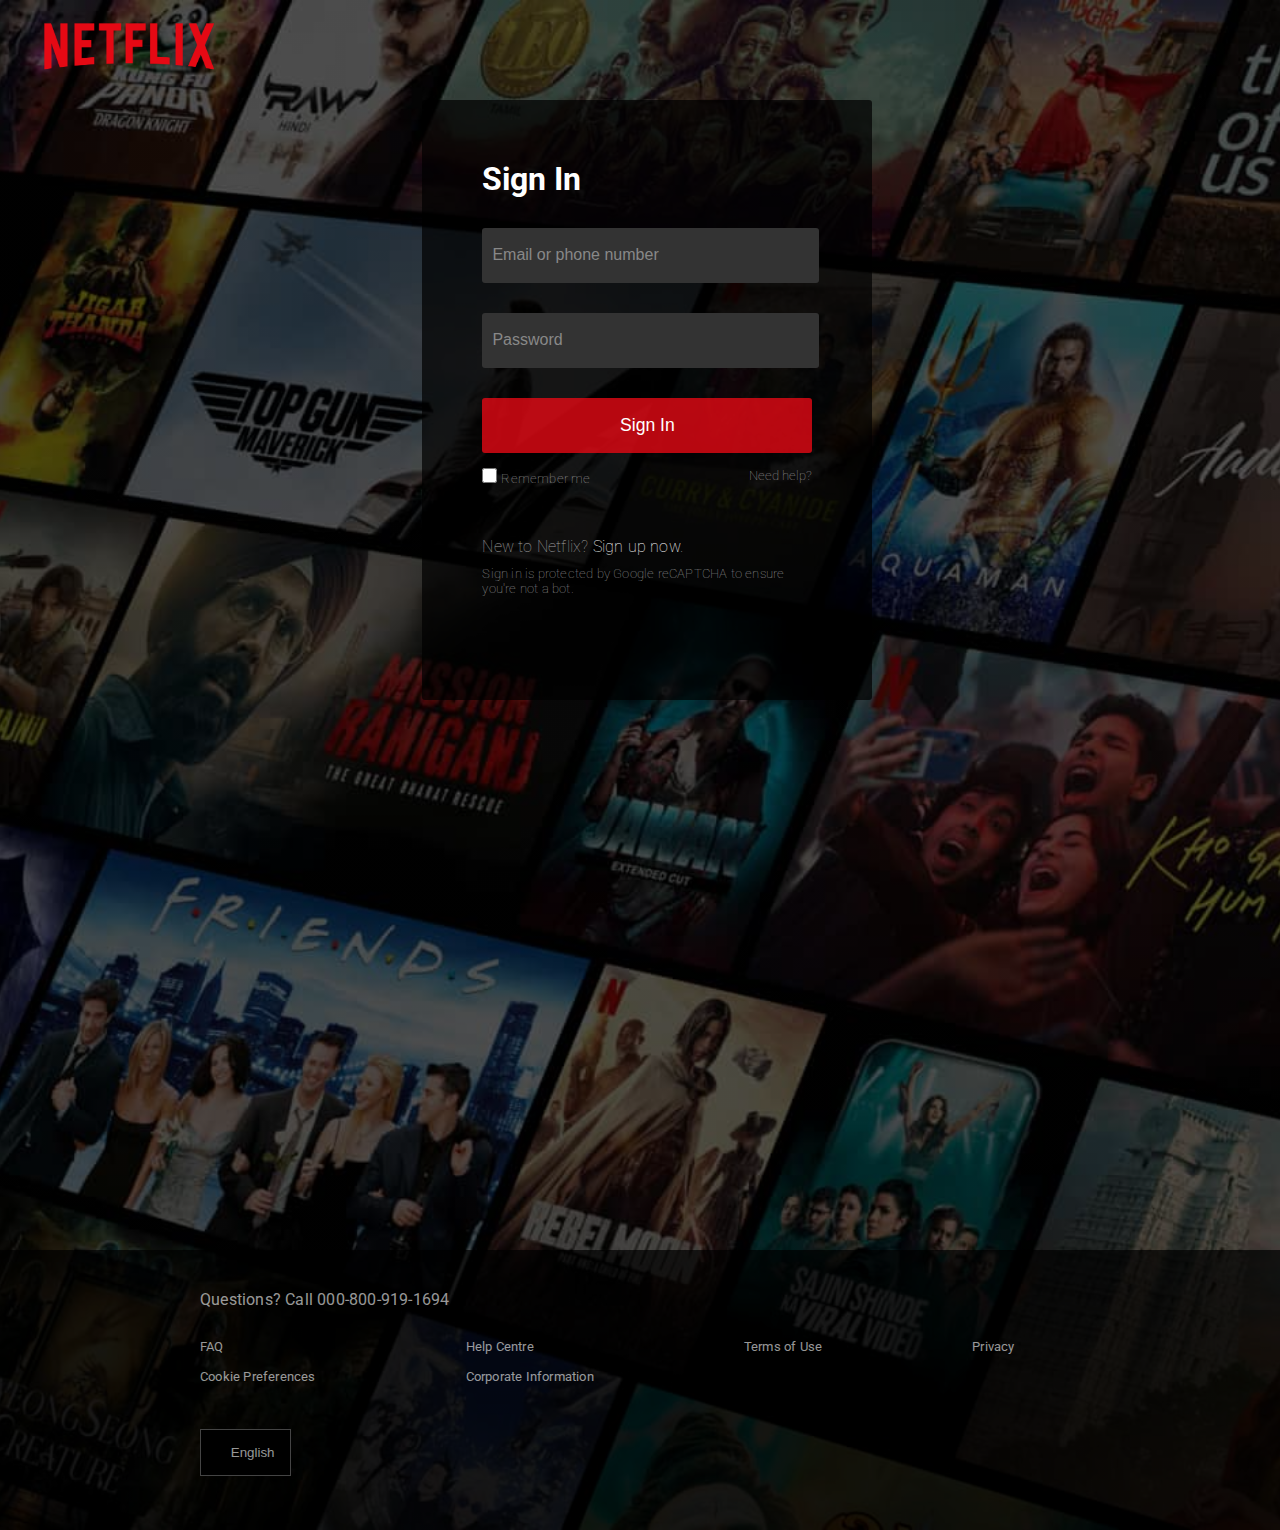
<file: Login-form/login.html>
<!DOCTYPE html>
<html lang="en">
  <head>
    <meta charset="UTF-8" />
    <meta name="viewport" content="width=device-width, initial-scale=1.0" />
    <title>Login Form</title>
    <link rel="stylesheet" href="login.css" />
    <link
      rel="stylesheet"
      href="https://cdnjs.cloudflare.com/ajax/libs/font-awesome/6.5.1/css/all.min.css"
      integrity="sha512-DTOQO9RWCH3ppGqcWaEA1BIZOC6xxalwEsw9c2QQeAIftl+Vegovlnee1c9QX4TctnWMn13TZye+giMm8e2LwA=="
      crossorigin="anonymous"
      referrerpolicy="no-referrer"
    />
  </head>
  <body>
    <a href="../Home-Page/index.html"
      ><img
        class="Netflix-logo"
        src="images/netflix-logo-png-2562.png"
        alt="Netflix-logo"
        width="400"
        height="100"
    /></a>
    <section class="sign-in">
      <h3>Sign In</h3>
      <form action="#" class="form">
        <input
          class="email-phone"
          type="text"
          required
          id="email-phone"
          name="email-phone"
          placeholder="Email or phone number"
        />
        <input
          class="password"
          type="password"
          required
          id="password"
          name="password"
          placeholder="Password"
        />
        <button class="sign-in-btn">Sign In</button>
        <div class="remember">
          <div class="checkbox">
            <input type="checkbox" id="checkbox" name="checkbox" />
            <label for="checkbox">Remember me</label>
          </div>
          <small>Need help?</small>
        </div>
      </form>
      <section class="ext-content">
        <p>New to Netflix? <span class="sign-up">Sign up now</span>.</p>
        <p class="protected-tagline">
          Sign in is protected by Google reCAPTCHA to ensure you're not a bot.
        </p>
      </section>
    </section>
    <footer>
      <p>Questions? Call <span>000-800-919-1694</span></p>
      <nav class="nav-links">
        <section>
          <a href="../Home-Page/index.html#faq-section">FAQ</a>
          <a href="#">Cookie Preferences</a>
        </section>
        <section>
          <a href="#">Help Centre</a>
          <a href="#">Corporate Information</a>
        </section>
        <section>
          <a href="#">Terms of Use</a>
        </section>
        <section>
          <a href="#">Privacy</a>
        </section>
      </nav>
      <button class="lang">
        <i class="fa-solid fa-globe"></i>&nbsp;&nbsp;&nbsp;&nbsp;English
        <i class="fa-solid fa-chevron-down"></i>
      </button>
    </footer>
  </body>
</html>
</file>
<file: style.css>
@import url("https://fonts.googleapis.com/css2?family=Poppins:wght@400;500;600;700&display=swap");
@import url("https://fonts.googleapis.com/css2?family=Roboto:wght@300;400;500;700;900&display=swap");
* {
  padding: 0;
  margin: 0;
  box-sizing: border-box;
  /* font-family: "Roboto", sans-serif;
  font-family: "Roboto Condensed", sans-serif; */
}

header {
  min-height: 100vh;
  background-image: linear-gradient(rgba(0, 0, 0, 0.7), rgba(0, 0, 0, 0.7)),
    url("https://assets.nflxext.com/ffe/siteui/vlv3/c38a2d52-138e-48a3-ab68-36787ece46b3/eeb03fc9-99c6-438e-824d-32917ce55783/IN-en-20240101-popsignuptwoweeks-perspective_alpha_website_medium.jpg");
  background-position: center;
  background-size: 130%;
  color: #fff;
  font-family: "Poppins", sans-serif;
}

nav {
  display: flex;
  flex-direction: row;
  justify-content: space-between;
  padding: 20px 175px;
  align-items: center;
}

.logo {
  width: 150px;
  height: auto;
}

nav ul {
  display: flex;
  flex-direction: row;
}

nav ul li {
  list-style: none;
}

nav ul li a {
  color: #fff;
  font-size: 0.9rem;
  text-decoration: none;
}

.language {
  background: transparent;
  padding: 5px 20px;
  border: 1px solid #666;
  border-radius: 5px;
  margin-right: 20px;
}

.sign-in {
  background-color: rgb(229, 9, 20);
  padding: 5px 15px;
  border-radius: 5px;
  transition: 0.15s;
  cursor: pointer;
}

.sign-in:hover {
  background-color: rgba(229, 9, 20, 0.8);
}

article {
  width: 100%;
  height: 90vh;
  letter-spacing: -1px;
  display: flex;
  gap: 1rem;
  flex-direction: column;
  justify-content: center;
  align-items: center;
}

article h2 {
  font-size: 2.8rem;
  font-weight: 900;
  letter-spacing: 1px;
}

.slogan {
  font-size: 1.3rem;
  font-family: "Roboto", sans-serif;
  letter-spacing: 0.5px;
}

.second {
  margin-top: 20px;
  font-size: 1.1rem;
}

form {
  display: flex;
}

.input {
  font-size: 1.3rem;
  padding: 10px 100px 10px 10px;
  background: rgba(6, 6, 6, 0.7);
  color: #fff;
  border: 1px solid #666;
  border-radius: 5px;
  position: relative;
}

.input::placeholder {
  font-size: 1rem;
  color: gray;
}
.label {
  background-color: rgb(229, 9, 20);
  padding: 11px 30px;
  border-radius: 5px;
  margin-left: 10px;
  transition: 0.15s;
}

.label:hover {
  background-color: rgba(229, 9, 20, 0.8);
  cursor: pointer;
}

.horizontal-line {
  width: 100%;
  height: 7px;
  background-color: #333;
}

.content {
  height: 80vh;
  background-color: #000;
  display: flex;
  flex-flow: row;
  color: #fff;
  justify-content: space-between;
  align-items: center;
  padding: 0px 100px;
}

.details {
  width: 500px;
}

.details h2 {
  font-size: 3rem;
  font-family: "Roboto", sans-serif;
  margin-bottom: 20px;
}

.details p {
  font-size: 1.4rem;
  font-family: "Roboto", sans-serif;
  word-spacing: 2px;
}

.first-img {
  width: 450px;
  height: auto;
  margin-right: 100px;
}
.second-img {
  width: 500px;
  height: auto;
  margin-right: 100px;
}

.two section,
.four section {
  margin-right: 100px;
  width: 100%;
}

.two h2 {
  font-size: 3.4rem;
}

.two p,
.four p {
  letter-spacing: 0.3px;
}

.three {
  padding-left: 150px;
}

.four h2 {
  font-size: 3.1rem;
}

.faq {
  background-color: #000;
  color: #fff;
  font-family: "Roboto", sans-serif;
  min-height: 140vh;
  width: 100%;
  display: flex;
  justify-content: start;
  align-items: center;
}

.faq section {
  margin: 70px auto;
  width: 65rem;
}

.faq h2 {
  width: 100%;
  text-align: center;
  font-size: 3.2rem;
  margin-bottom: 20px;
}

.create-email,
form {
  display: block;
  text-align: center;
}

.faq li {
  list-style: none;
  margin-bottom: 8px;
  display: flex;
  flex-flow: row;
  justify-content: space-between;
  align-items: center;
  background-color: #222;
  padding: 27px 30px;
}

.faq a {
  text-decoration: none;
  color: #fff;
  font-size: 1.4rem;
}

.faq li i {
  font-size: 30px;
  cursor: pointer;
}

.faq li:hover {
  background-color: #333;
}

.create-email {
  margin-top: 70px;
  margin-bottom: 15px;
  font-size: 1.3rem;
  letter-spacing: 0.5px;
}

.bottom {
  padding-left: 10px;
  padding-top: 15px;
  padding-bottom: 15px;
  display: inline-block;
}

.bottom-label {
  padding-top: 13px;
  padding-bottom: 15px;
  font-size: 1.5rem;
  font-weight: 500;
}

footer {
  width: 100%;
  height: 65vh;
  background-color: #000;
  color: rgba(255, 255, 255, 0.6);
  font-family: "Roboto", sans-serif;
}

.footer-content {
  display: block;
  height: auto;
  padding: 50px 150px;
}

.footer-content p a {
  color: rgba(255, 255, 255, 0.6);
}

.nav-links {
  padding: 30px 0;
}

.nav-links section {
  width: 200px;
  display: flex;
  flex-flow: column;
}

.nav-links section a {
  color: rgba(255, 255, 255, 0.6);
  margin-bottom: 15px;
  font-size: 0.9rem;
}
.footer-lang {
  background-color: #111;
  color: rgba(255, 255, 255, 0.6);
  text-decoration: none;
}
.copyright {
  padding-top: 30px;
  font-size: 1rem;
  color: rgba(255, 255, 255, 0.6);
  font-weight: 400;
}
</file>
<file: Home-Page/style.css>
@import url("https://fonts.googleapis.com/css2?family=Poppins:wght@400;500;600;700&display=swap");
@import url("https://fonts.googleapis.com/css2?family=Roboto:wght@300;400;500;700;900&display=swap");
* {
  padding: 0;
  margin: 0;
  box-sizing: border-box;
}

html {
  scroll-behavior: smooth;
}

body {
  background-color: #000;
}

header {
  height: 100vh;
  background-image: linear-gradient(rgba(0, 0, 0, 0.7), rgba(0, 0, 0, 0.7)),
    url("https://assets.nflxext.com/ffe/siteui/vlv3/c38a2d52-138e-48a3-ab68-36787ece46b3/eeb03fc9-99c6-438e-824d-32917ce55783/IN-en-20240101-popsignuptwoweeks-perspective_alpha_website_medium.jpg");
  background-position: center;
  background-size: 130%;
  color: #fff;
  font-family: "Poppins", sans-serif;
}

nav {
  display: flex;
  flex-direction: row;
  justify-content: space-between;
  padding: 20px 175px;
  align-items: center;
}

.logo {
  width: 150px;
  height: auto;
}

nav ul {
  display: flex;
  flex-direction: row;
}

nav ul li {
  list-style: none;
}

nav ul li a {
  color: #fff;
  font-size: 0.9rem;
  text-decoration: none;
}

.language {
  background: transparent;
  padding: 5px 20px;
  border: 1px solid #666;
  border-radius: 5px;
  margin-right: 20px;
}

.sign-in {
  background-color: rgb(229, 9, 20);
  padding: 5px 15px;
  border-radius: 5px;
  transition: 0.15s;
  cursor: pointer;
}

.sign-in:hover {
  background-color: rgba(229, 9, 20, 0.8);
}

article {
  width: 100%;
  height: 90vh;
  letter-spacing: -1px;
  display: flex;
  gap: 1rem;
  flex-direction: column;
  justify-content: center;
  align-items: center;
}

article h2 {
  font-size: 2.8rem;
  font-weight: 900;
  letter-spacing: 1px;
}

.slogan {
  font-size: 1.3rem;
  font-family: "Roboto", sans-serif;
  letter-spacing: 0.5px;
}

.second {
  margin-top: 20px;
  font-size: 1.1rem;
}

form {
  display: flex;
}

.input {
  font-size: 1.3rem;
  padding: 10px 100px 10px 10px;
  background: rgba(6, 6, 6, 0.7);
  color: #fff;
  border: 1px solid #666;
  border-radius: 5px;
  position: relative;
}

.input::placeholder {
  font-size: 1rem;
  color: gray;
}
.label {
  background-color: rgb(229, 9, 20);
  padding: 11px 30px;
  border-radius: 5px;
  margin-left: 10px;
  transition: 0.15s;
}

.label:hover {
  background-color: rgba(229, 9, 20, 0.8);
  cursor: pointer;
}

.horizontal-line {
  width: 100%;
  height: 7px;
  background-color: #333;
}

.content {
  height: 80vh;
  background-color: #000;
  display: flex;
  flex-flow: row;
  color: #fff;
  justify-content: space-between;
  align-items: center;
  padding: 0px 100px;
}

.details {
  width: 500px;
}

.details h2 {
  font-size: 3rem;
  font-family: "Roboto", sans-serif;
  margin-bottom: 20px;
}

.details p {
  font-size: 1.4rem;
  font-family: "Roboto", sans-serif;
  word-spacing: 2px;
}

.first-img {
  width: 450px;
  height: auto;
  margin-right: 100px;
}
.second-img {
  width: 500px;
  height: auto;
  margin-right: 100px;
}

.two section,
.four section {
  margin-right: 100px;
  width: 100%;
}

.two h2 {
  font-size: 3.4rem;
}

.two p,
.four p {
  letter-spacing: 0.3px;
}

.three {
  padding-left: 150px;
}

.four h2 {
  font-size: 3.1rem;
}

.faq {
  background-color: #000;
  color: #fff;
  font-family: "Roboto", sans-serif;
  min-height: 140vh;
  width: 100%;
  display: flex;
  justify-content: start;
  align-items: center;
}

.faq section {
  margin: 70px auto;
  width: 65rem;
}

.faq h2 {
  width: 100%;
  text-align: center;
  font-size: 3.2rem;
  margin-bottom: 20px;
}

.create-email,
form {
  display: block;
  text-align: center;
}

.faq li {
  list-style: none;
  margin-bottom: 8px;
  display: flex;
  flex-flow: row;
  justify-content: space-between;
  align-items: center;
  background-color: #222;
  padding: 27px 30px;
}

.faq a {
  text-decoration: none;
  color: #fff;
  font-size: 1.4rem;
}

.faq li i {
  font-size: 30px;
  cursor: pointer;
}

.faq li:hover {
  background-color: #333;
}

.create-email {
  margin-top: 70px;
  margin-bottom: 15px;
  font-size: 1.3rem;
  letter-spacing: 0.5px;
}

.bottom {
  padding-left: 10px;
  padding-top: 15px;
  padding-bottom: 15px;
  display: inline-block;
}

.bottom-label {
  padding-top: 13px;
  padding-bottom: 15px;
  font-size: 1.5rem;
  font-weight: 500;
}

footer {
  width: 100%;
  height: 65vh;
  background-color: #000;
  color: rgba(255, 255, 255, 0.6);
  font-family: "Roboto", sans-serif;
}

.footer-content {
  display: block;
  height: auto;
  padding: 50px 150px;
}

.footer-content p a {
  color: rgba(255, 255, 255, 0.6);
}

.nav-links {
  padding: 30px 0;
}

.nav-links section {
  width: 200px;
  display: flex;
  flex-flow: column;
}

.nav-links section a {
  color: rgba(255, 255, 255, 0.6);
  margin-bottom: 15px;
  font-size: 0.9rem;
}
.footer-lang {
  background-color: #111;
  color: rgba(255, 255, 255, 0.6);
  text-decoration: none;
}
.copyright {
  padding-top: 30px;
  font-size: 1rem;
  color: rgba(255, 255, 255, 0.6);
  font-weight: 400;
}
/* @media (width >1080px) {
  header,
  article {
    max-height: 60vh;
  }
}

@media (width < 1080px) {
  header,
  article {
    max-height: 50vh;
  }
  header nav {
    padding-left: 40px;
    padding-right: 40px;
  }
  header article h2 {
    font-size: 2.2rem;
    margin-top: 0;
  }
  .slogan {
    font-size: 1rem;
  }
  .content {
    margin-right: 0;
    margin-left: 0;
  }
  .content img {
    width: 400px;
  }

  .one img {
    width: 400px;
    margin-right: 0;
  }
  .details h2 {
    font-size: 2rem;
  }
  .details p {
    font-size: 1rem;
  }

  .two img {
    width: 400px;
    margin-right: 50px;
  }

  .three img {
    margin-right: 0;
  }
  .faq section h2 {
    font-size: 2.3rem;
  }
  .faq section {
    max-width: 900px;
  }
  .create-email {
    font-size: 1rem;
  }
}

@media (width < 960px) {
  .slogan {
    font-size: 1.2rem;
  }
  .content {
    flex-flow: column;
    padding: 50px 0px;
    width: 100%;
    margin: 0 10px;
    text-align: center;
  }
  .details h2 {
    font-size: 3rem;
  }
  .details p {
    font-size: 1.3rem;
    text-wrap: nowrap;
    padding-left: 0;
  }
} */
</file>
<file: Help-center/helpCenter.css>
* {
  padding: 0;
  margin: 0;
  box-sizing: border-box;
}

:root {
  --primary-font: "Segoe UI", Tahoma, Geneva, Verdana, sans-serif;
  --primary-light-color: #5c5a59;
  --highlight-color: #e50914;
}

body {
  min-height: 100vh;
  font-family: "Segoe UI", Tahoma, Geneva, Verdana, sans-serif;
}

header {
  height: 60px;
  background-color: #000;
  padding: 7px 20px 0px 20px;
}

header nav {
  display: flex;
  justify-content: space-between;
  align-items: center;
  padding: 0px 30px;
}

header nav ul {
  display: flex;
  align-items: center;
}

header nav ul li {
  list-style: none;
}

.help-link {
  text-decoration: none;
  color: #fff;
  font-size: 1.1rem;
  font-weight: 500;
  letter-spacing: 0.1px;
  border-left: 1px solid #fff;
  padding-left: 20px;
  margin-left: 10px;
}

.help-link:hover {
  text-decoration: underline;
}

.logo {
  padding-top: 8px;
  width: 100px;
  height: 40px;
}

.join-btn {
  text-decoration: none;
  font-size: 1rem;
  color: #fff;
  background: transparent;
  border: 1px solid rgba(255, 255, 255, 0.5);
  font-family: var(--primary-font);
  padding: 4px 20px 8px 20px;
  border-radius: 4px;
  font-weight: 500;
}

.join-btn:hover {
  border-color: #fff;
}

.signin-btn {
  text-decoration: none;
  color: #fff;
  background-color: rgba(229, 9, 20, 1);
  font-family: var(--primary-font);
  padding: 4px 15px 8px 15px;
  border-radius: 3px;
  margin-left: 15px;
  font-weight: 500;
}

.signin-btn:hover {
  background-color: rgba(229, 9, 20, 0.7);
}

main {
  display: flex;
  justify-content: space-between;
  font-family: var(--primary-font);
}

article {
  width: 900px;
  min-height: 480px;
  padding: 30px 0px 30px 50px;
}

.back-to-home {
  color: var(--primary-light-color);
  font-size: 0.9rem;
}

.back-to-home a {
  color: var(--primary-light-color);
  margin-left: 10px;
  text-decoration: none;
}

.back-to-home a:hover {
  text-decoration: underline;
}

.main-content {
  border-bottom: 1px solid rgba(66, 66, 66, 0.3);
  padding-bottom: 60px;
  padding-top: 20px;
}

.heading {
  margin: 25px 0px;
  font-size: 2.6rem;
  color: rgba(0, 0, 0, 0.8);
}

.article-img {
  width: 850px;
  height: auto;
}

.main-content p {
  font-size: 1rem;
  font-weight: 500;
  color: var(--primary-light-color);
  padding: 10px 0;
  line-height: 22px;
}

.red-words {
  color: var(--highlight-color);
  text-decoration: none;
}

.red-words:hover {
  text-decoration: underline;
}

.secondary {
  font-size: 1.4rem;
  color: rgba(0, 0, 0, 0.8);
  padding-bottom: 10px;
}

.note-tag {
  padding-left: 10px;
  margin: 10px 0;
  border-left: 4px solid rgba(77, 77, 77, 0.3);
}

.note-tag span {
  font-weight: 500;
}

.note-tag p {
  display: inline;
  font-size: 0.9rem;
}

.final-section {
  padding-bottom: 20px;
}

.feedback-aside {
  padding: 25px 0 80px 0;
}

footer {
  height: 400px;
  background: linear-gradient(
      10deg,
      rgba(229, 9, 20, 0) 58%,
      rgb(229, 9, 20) 128%
    ),
    #000;
  color: #fff;
  font-family: var(--primary-font);
}

footer section {
  display: flex;
  flex-flow: row;
  padding: 25px 50px;
  border-bottom: 1px solid rgba(255, 255, 255, 0.3);
}

footer section h3 {
  font-size: 1.4rem;
  font-weight: 500;
  margin-right: 30px;
}

.contact-btn {
  text-decoration: none;
  color: #000;
  font-weight: 500;
  background-color: #fff;
  padding: 7px 30px 10px 30px;
  border-radius: 5px;
  transition: all 0.15s;
}

.contact-btn:hover {
  background-color: rgba(255, 255, 255, 0.8);
}

.lang-btn {
  margin-left: 50px;
  margin-top: 30px;
  width: 225px;
  display: flex;
  flex-flow: row;
  justify-content: space-between;
  padding: 12px 0 17px 15px;
  background-color: transparent;
  border: 1px solid rgba(255, 255, 255, 0.5);
  border-radius: 3px;
}

.lang-btn a {
  text-decoration: none;
  color: rgba(255, 255, 255, 0.6);
  font-weight: 500;
}

.lang-btn i {
  color: rgba(255, 255, 255, 0.6);
  margin-right: 20px;
  font-size: 1.3rem;
}

.lang-btn:hover {
  background-color: rgba(255, 255, 255, 0.2);
}

.footer-nav {
  display: flex;
  flex-flow: column;
  border-bottom: none;
  margin-top: 15px;
}

.footer-nav p {
  margin-bottom: 15px;
  font-weight: 500;
  font-size: 0.9rem;
  color: rgba(255, 255, 255, 0.6);
  transition: all 0.2s;
}

.footer-nav p:hover {
  text-decoration: underline;
  cursor: pointer;
}

.related-articles {
  width: 375px;
  height: 300px;
  background-color: #fff;
  border: 1px solid rgba(0, 0, 0, 0.3);
  border-radius: 5px;
  margin-top: 200px;
  margin-right: 15px;
}

.related-articles section {
  padding: 10px 20px;
  border-top: 6px solid #e50914;
  border-radius: 5px;
}

.related-articles section h2 {
  font-size: 1.2rem;
  color: rgba(0, 0, 0, 0.8);
  margin-bottom: 10px;
}

.related-articles section p i {
  font-size: 1.3rem;
  margin: 12px 10px 12px 0px;
  color: rgba(0, 0, 0, 0.8);
}

.related-articles section p a {
  text-wrap: nowrap;
  color: rgba(0, 0, 0, 1);
  font-weight: 500;
}
</file>
<file: Login-form/login.css>
@import url("https://fonts.googleapis.com/css2?family=Poppins:wght@400;500;600;700&display=swap");
@import url("https://fonts.googleapis.com/css2?family=Roboto:wght@300;400;500;700;900&display=swap");
* {
  padding: 0;
  margin: 0;
  box-sizing: border-box;
}

html {
  scroll-behavior: smooth;
}

:root {
  --poppins-font: "Poppins", sans-serif;
  --roboto-font: "Roboto", sans-serif;
  --btn-bg-color: rgba(229, 9, 20, 0.8);
  --light-color: rgba(255, 255, 255, 0.6);
  --light-bg-color: rgba(0, 0, 0, 0.7);
}

body {
  width: 100%;
  height: 170vh;
  background-image: linear-gradient(rgba(0, 0, 0, 0.6), rgba(0, 0, 0, 0.6)),
    url("images/IN-en-20240101-popsignuptwoweeks-perspective_alpha_website_medium.jpg");
  background-position: center;
  background-size: cover;
  position: relative;
  color: #fff;
}

.Netflix-logo {
  width: 220px;
  height: auto;
  padding-top: 20px;
  padding-left: 40px;
}

.sign-in {
  background-color: var(--light-bg-color);
  width: 450px;
  height: 600px;
  position: absolute;
  top: 100px;
  left: 33%;
  padding: 60px;
  font-family: var(--roboto-font);
  font-weight: 100;
  border-radius: 3px;
}

.sign-in h3 {
  font-family: var(--roboto-font);
  font-size: 2rem;
  padding-bottom: 30px;
}

.email-phone,
.password {
  padding: 20px 150px 20px 10px;
  background-color: #333;
  border: none;
  border-radius: 3px;
  margin-bottom: 30px;
  color: #fff;
}

.email-phone::placeholder,
.password::placeholder {
  font-size: 1rem;
  color: #888;
}

.sign-in-btn {
  display: block;
  width: 100%;
  background-color: var(--btn-bg-color);
  border: none;
  padding: 17px 0;
  border-radius: 3px;
  font-size: 1.1rem;
  color: #fff;
  margin-bottom: 15px;
  cursor: pointer;
}

.remember {
  display: flex;
  justify-content: space-between;
  margin-bottom: 50px;
}

.checkbox input {
  height: 15px;
  width: 15px;
}

.checkbox label {
  font-size: 0.8rem;
  letter-spacing: 0.2px;
  color: var(--light-color);
}

small {
  color: var(--light-color);
}

.ext-content {
  color: var(--light-color);
  letter-spacing: 0.2px;
}

.ext-content p {
  margin-bottom: 10px;
}

.ext-content span:hover,
small:hover {
  text-decoration: underline;
  cursor: pointer;
}

.sign-up {
  color: #fff;
}

.protected-tagline {
  font-size: 0.8rem;
}

footer {
  position: absolute;
  bottom: 0;
  width: 100%;
  height: 280px;
  background-color: var(--light-bg-color);
  padding: 40px 0px 40px 200px;
  font-family: var(--roboto-font);
  color: var(--light-color);
  letter-spacing: 0.2px;
}

footer p {
  margin-bottom: 30px;
}

footer span:hover {
  text-decoration: underline;
  cursor: pointer;
}

.nav-links {
  display: flex;
  flex-flow: row;
}

.nav-links section {
  display: flex;
  flex-flow: column;
  margin-right: 150px;
  margin-bottom: 30px;
}

.nav-links section a {
  text-decoration: none;
  color: var(--light-color);
  font-size: 0.8rem;
  margin-bottom: 15px;
}

.nav-links section a:hover {
  text-decoration: underline;
}

footer .lang {
  border: 1px solid #444;
  background-color: #000;
  color: var(--light-color);
  padding: 15px 15px;
}
</file>
